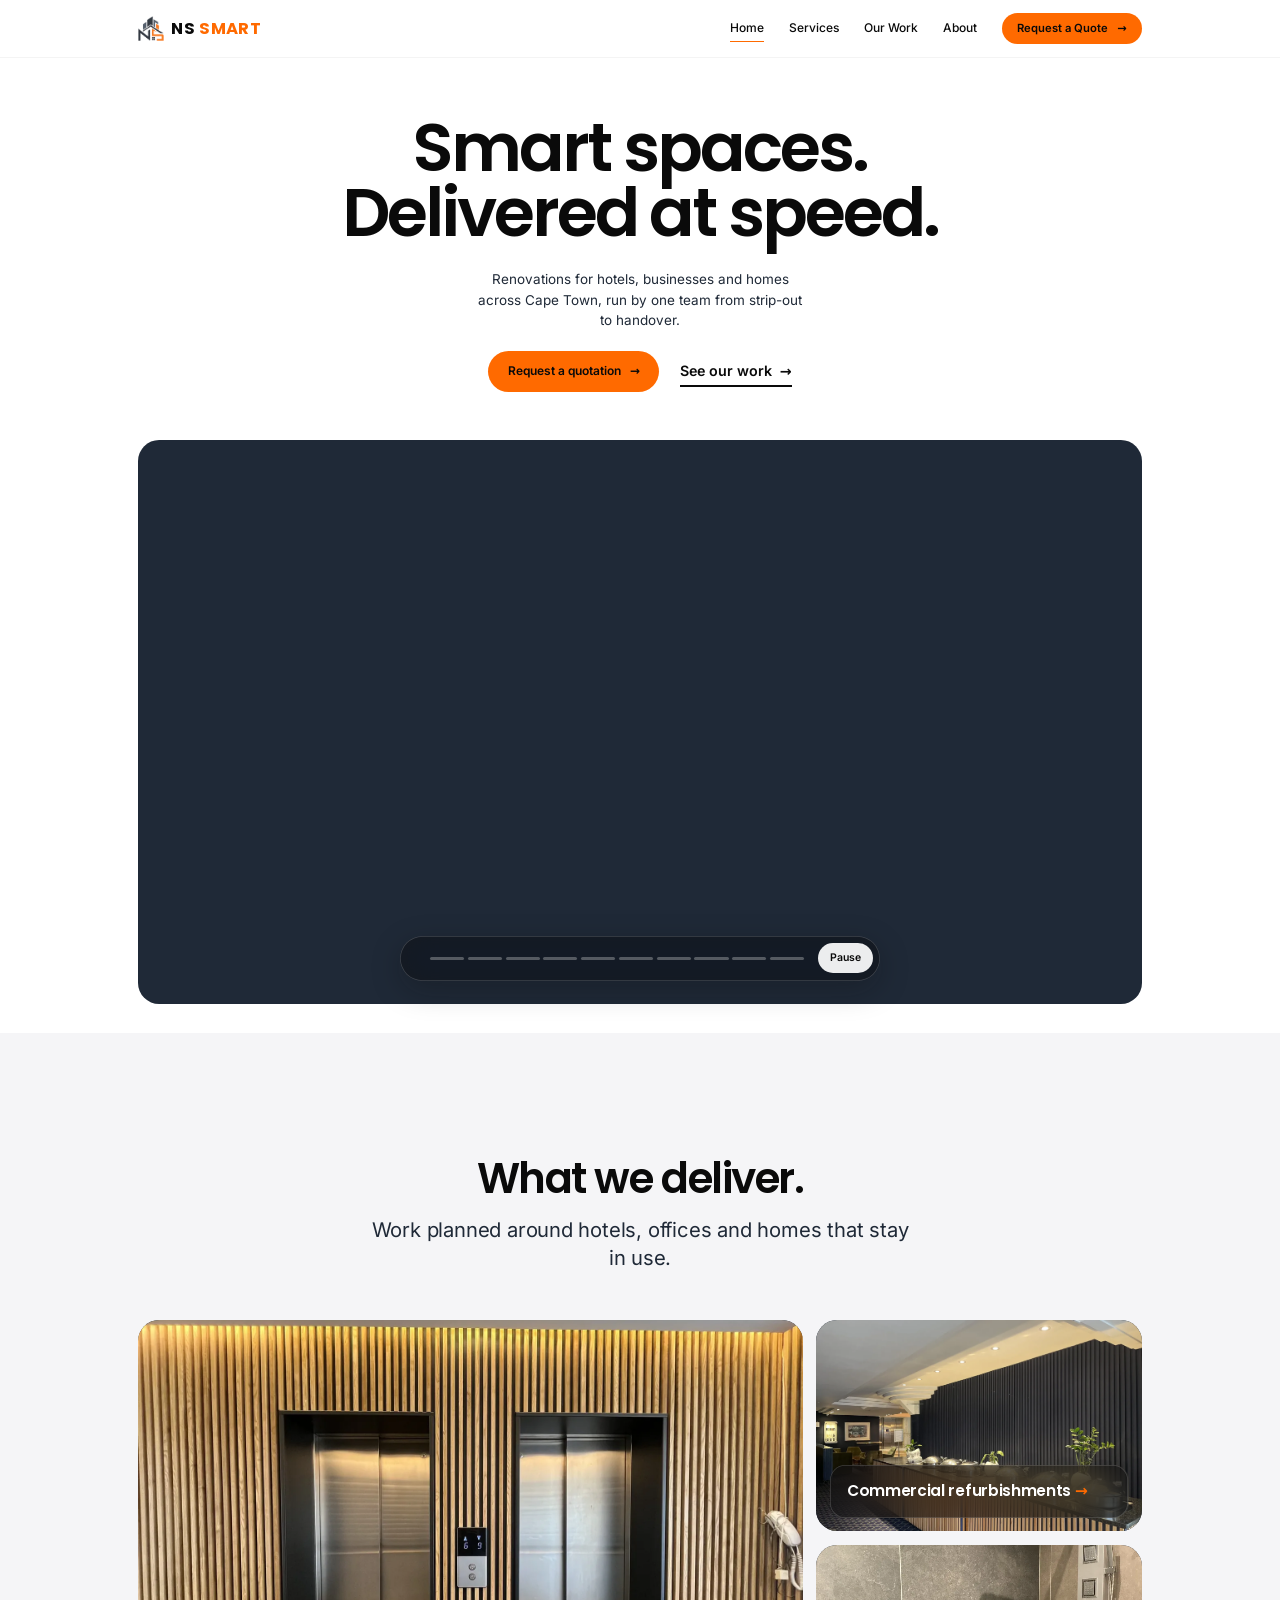
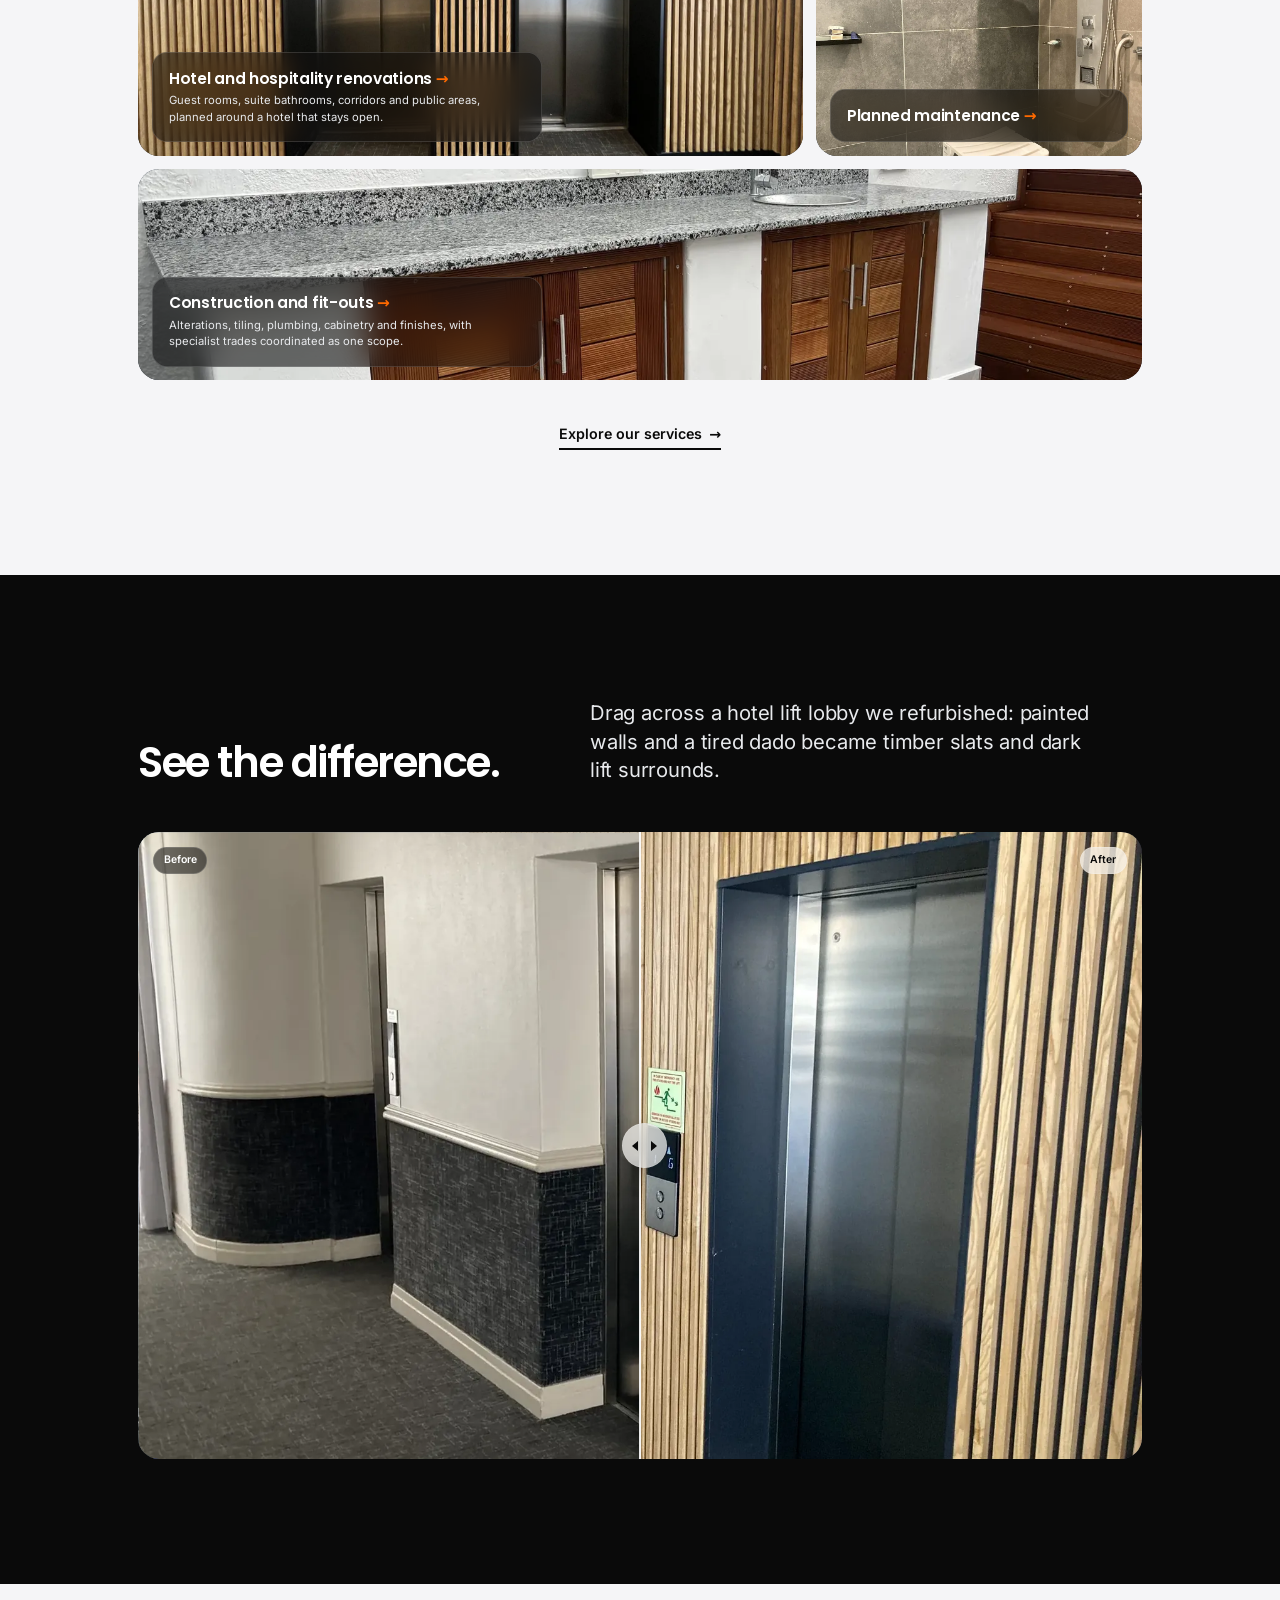
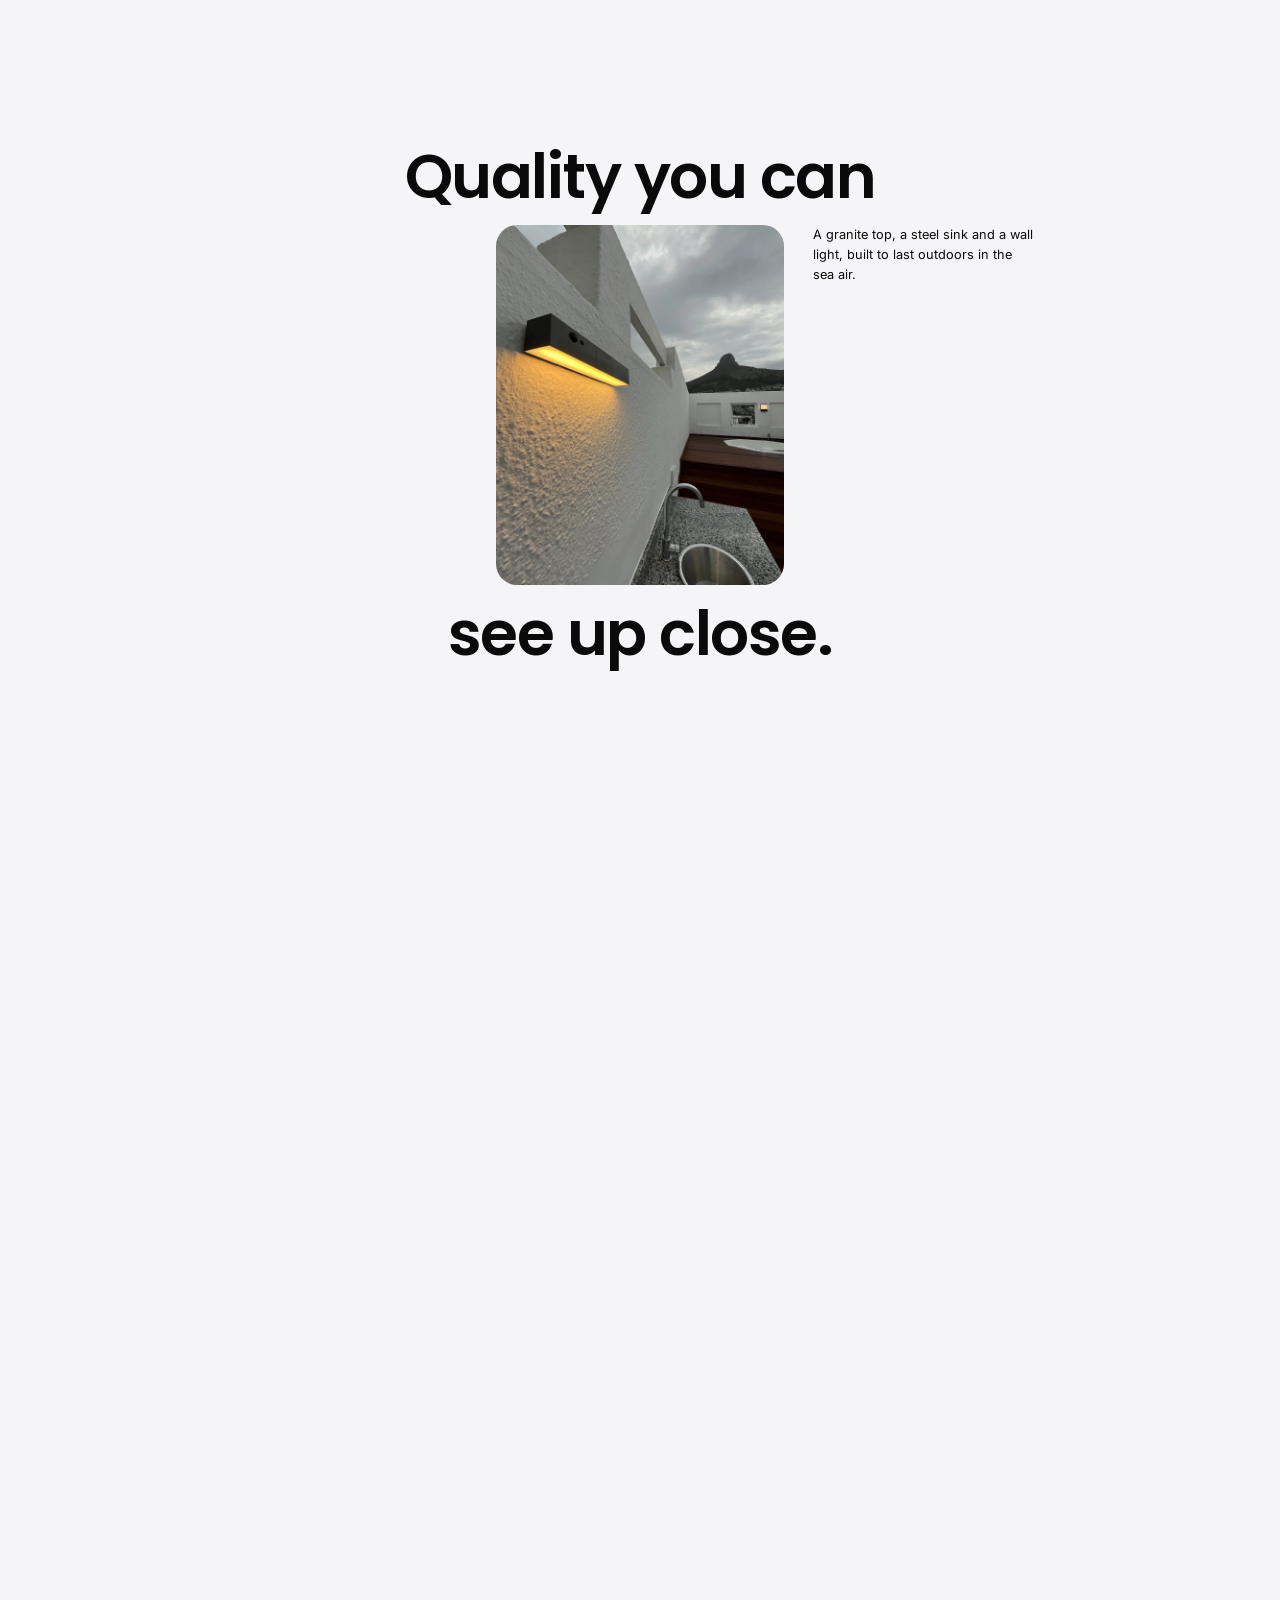
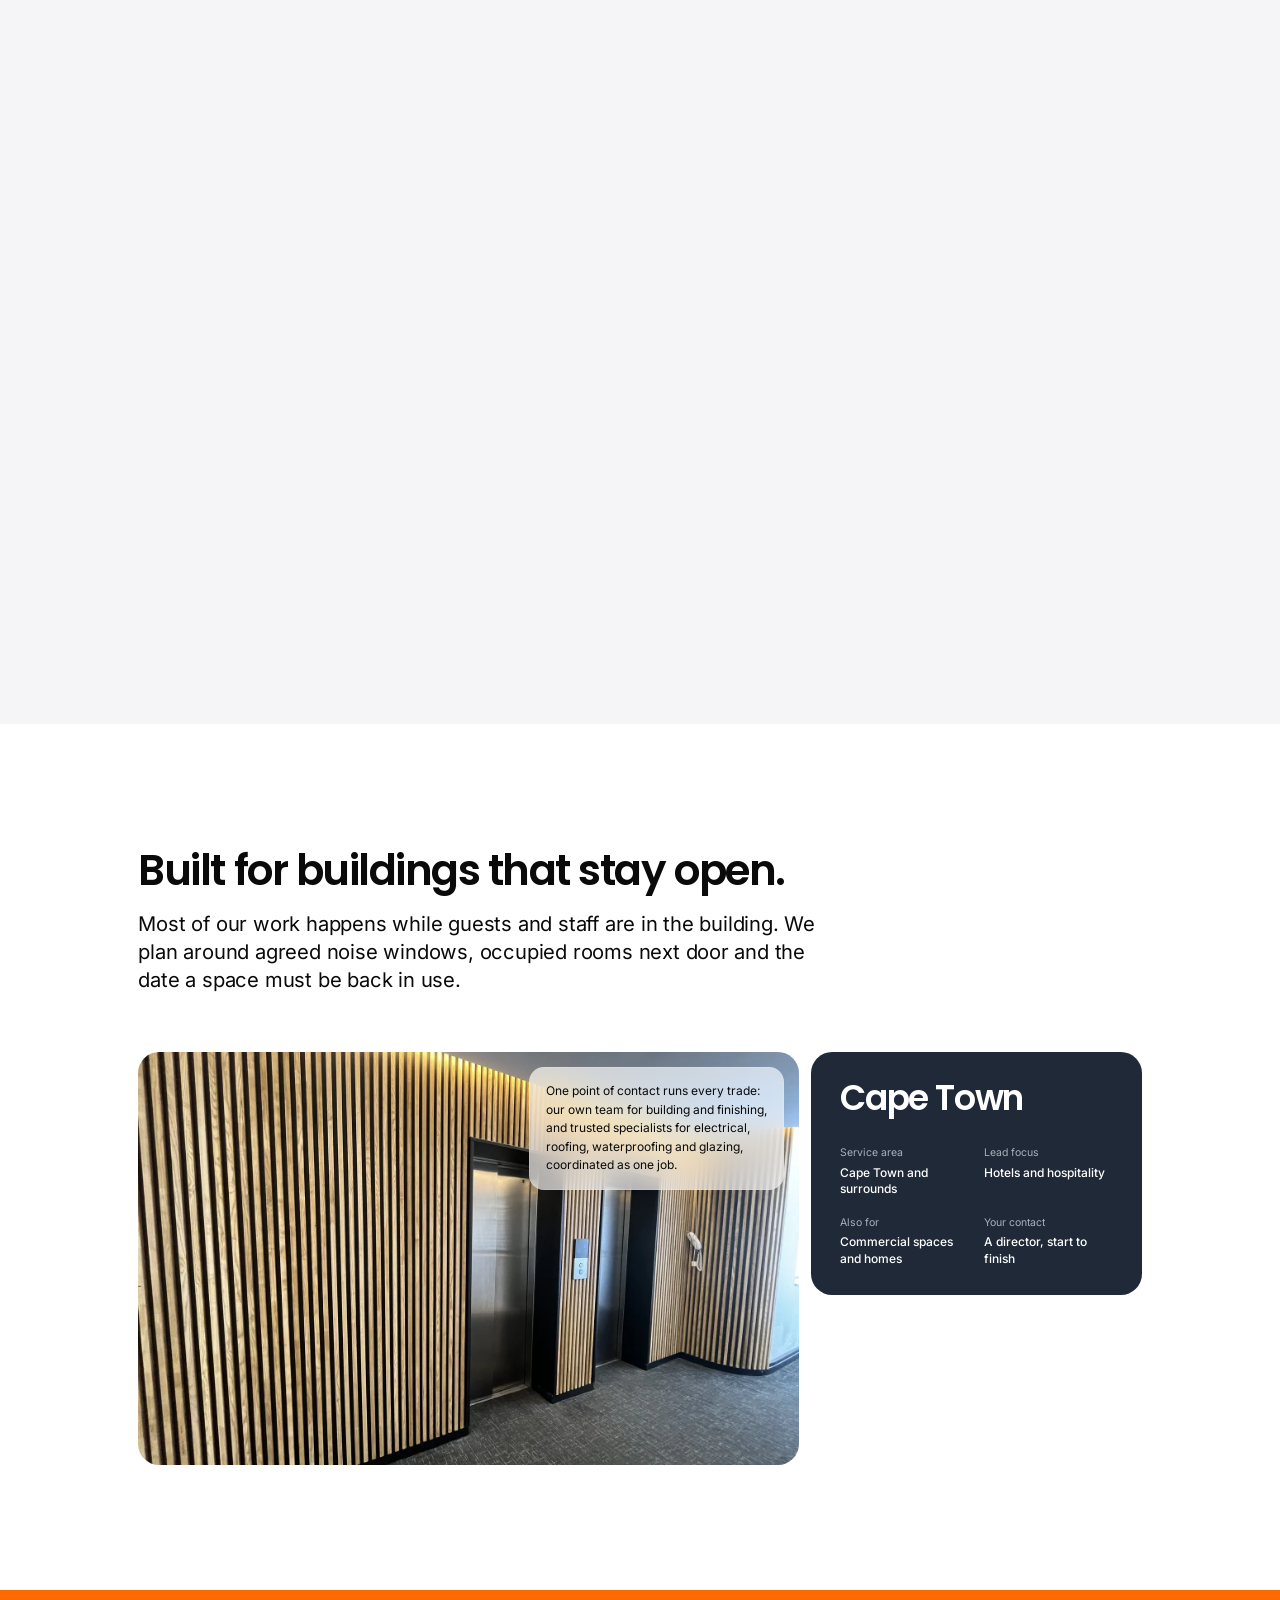
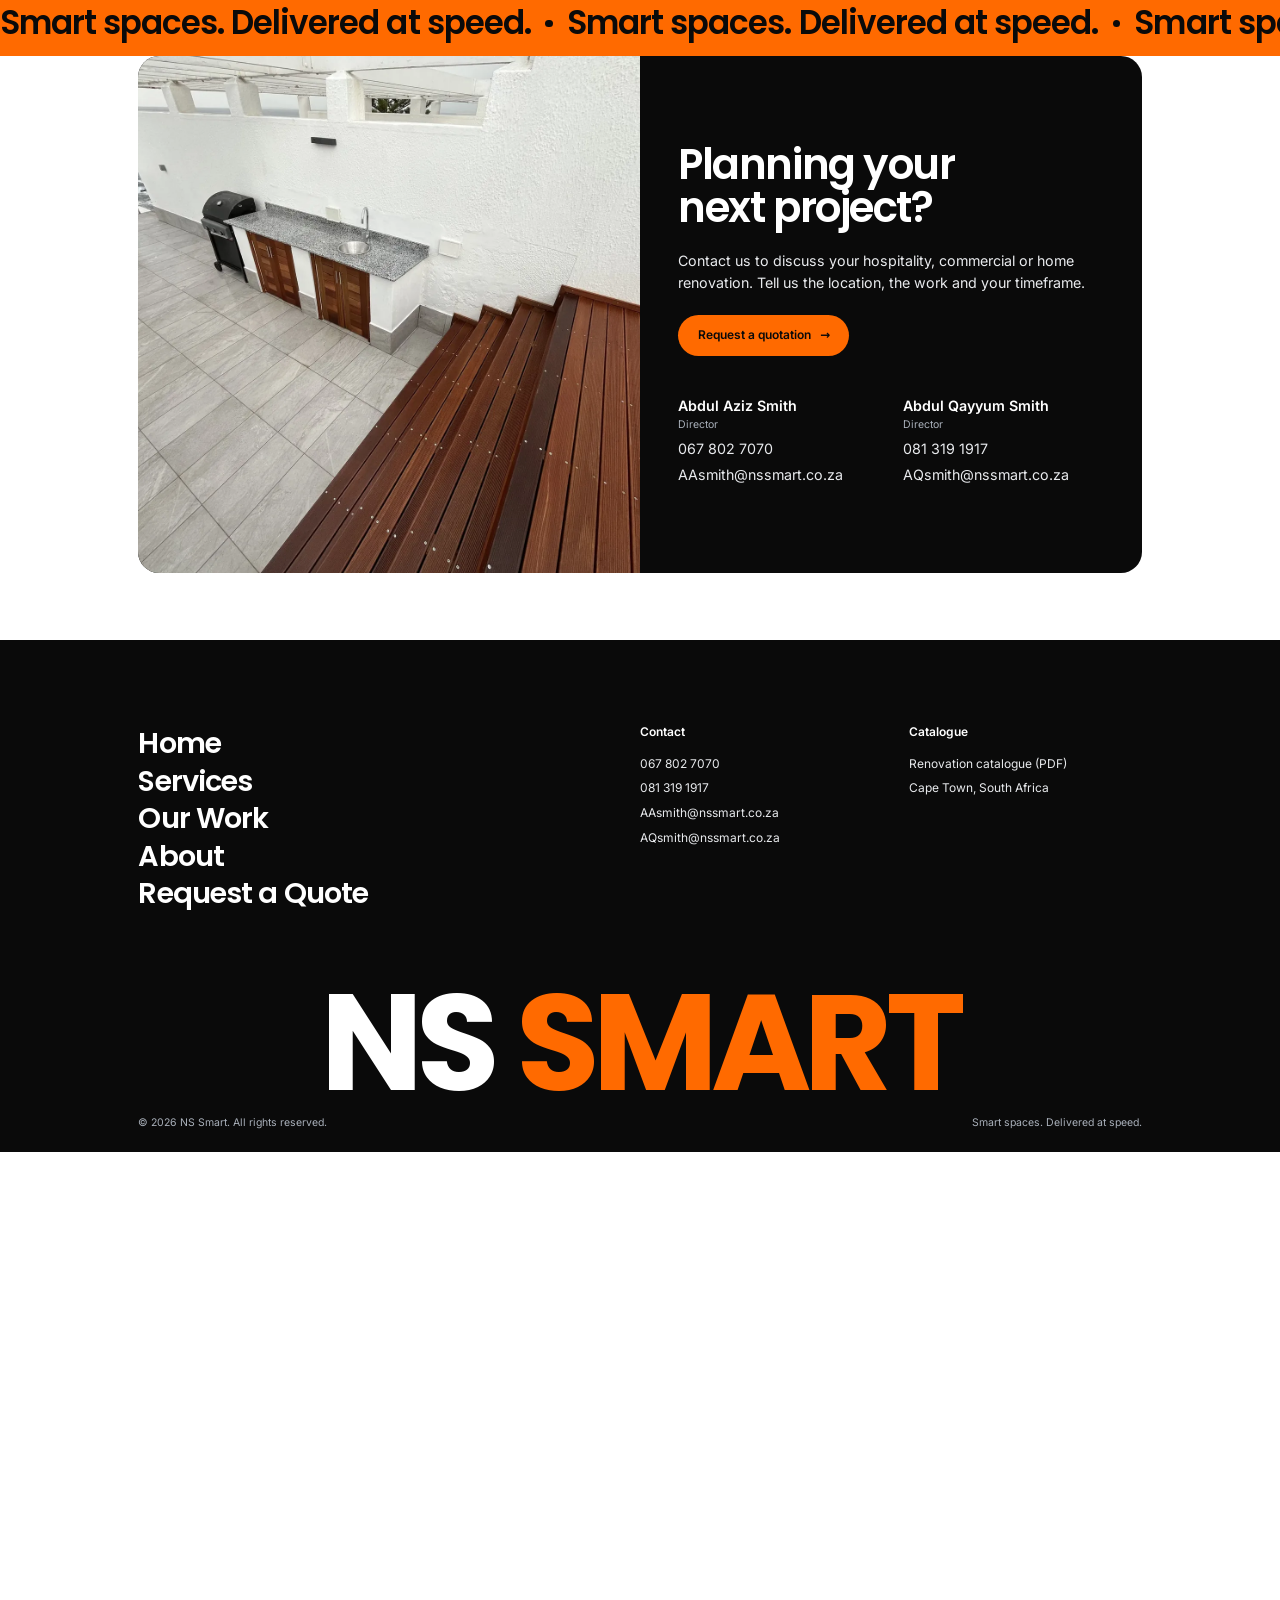
<file: index.html>
<!DOCTYPE html>
<html lang="en">
<head>
  <meta charset="UTF-8">
  <meta name="viewport" content="width=device-width, initial-scale=1.0">
  <meta name="description" content="Hospitality renovations and construction in Cape Town — smart spaces delivered with quality, speed and efficiency.">
  <meta name="robots" content="index, follow, max-image-preview:large">
  <title>NS Smart | Hospitality Renovations Cape Town</title>
  <link rel="canonical" href="https://nssmart.co.za/">
  <link rel="icon" type="image/png" href="/favicon.png">
  <link rel="apple-touch-icon" href="/favicon.png">
  <meta property="og:type" content="website">
  <meta property="og:site_name" content="NS Smart">
  <meta property="og:title" content="NS Smart | Hospitality Renovations Cape Town">
  <meta property="og:description" content="Hospitality renovations and construction in Cape Town — smart spaces delivered with quality, speed and efficiency.">
  <meta property="og:url" content="https://nssmart.co.za/">
  <meta property="og:image" content="https://nssmart.co.za/logo.png">
  <meta name="theme-color" content="#0A0A0A">

  <!-- Fonts load early so the headline does not jump -->
  <link rel="preload" href="assets/fonts/poppins-600.woff2" as="font" type="font/woff2" crossorigin>
  <link rel="preload" href="assets/fonts/inter-variable.woff2" as="font" type="font/woff2" crossorigin>

  <!-- Stylesheets: shared first, then this page's own -->
  <link rel="stylesheet" href="assets/css/base.css">
  <link rel="stylesheet" href="assets/css/layout.css">
  <link rel="stylesheet" href="assets/css/components.css">
  <link rel="stylesheet" href="assets/css/pages/home.css">

  <!-- Structured data for search engines (unchanged from the live site) -->
  <script type="application/ld+json">
{
  "@context": "https://schema.org",
  "@graph": [
    {"@type":"WebSite","@id":"https://nssmart.co.za/#website","url":"https://nssmart.co.za/","name":"NS Smart","alternateName":"NS Smart Renovations"},
    {"@type":"Organization","@id":"https://nssmart.co.za/#organization","name":"NS Smart","alternateName":"NS Smart Renovations","url":"https://nssmart.co.za/","logo":{"@type":"ImageObject","url":"https://nssmart.co.za/logo.png"},"areaServed":{"@type":"City","name":"Cape Town"},"email":["AAsmith@nssmart.co.za","AQsmith@nssmart.co.za"],"telephone":["+27 67 802 7070","+27 81 319 1917"]}
  ]
}
</script>
  <!-- Opening moment: plays whenever someone arrives at the home page from
       outside the site (a new visit, a refresh, a link or a bookmark), but
       not when they click "Home" from one of our other pages, and never for
       reduced motion. This only adds a class; the animation itself is CSS
       (pages/home.css, "Opening moment"). The timeout is a safety net. -->
  <script>
    (function () {
      var fromOurSite = false;
      try { fromOurSite = new URL(document.referrer).origin === location.origin; } catch (e) {}
      var reload = (performance.getEntriesByType('navigation')[0] || {}).type === 'reload';
      if ((fromOurSite && !reload) || window.matchMedia('(prefers-reduced-motion: reduce)').matches) return;
      document.documentElement.classList.add('has-intro');
      setTimeout(function () { document.documentElement.classList.remove('has-intro'); }, 3100);
    })();
  </script>
</head>
<body>
<!-- ===================== Opening moment =====================
     White screen: the three pieces of the logo fly together, NS and SMART
     slide in to meet them, then the screen lifts away. Decorative only. -->
<div class="intro" aria-hidden="true">
  <div class="intro__lockup">
    <div class="intro__mark">
      <img class="intro__piece intro__piece--grey" src="assets/images/brand/mark-grey.webp" width="364" height="371" alt="">
      <img class="intro__piece intro__piece--dark" src="assets/images/brand/mark-dark.webp" width="364" height="371" alt="">
      <img class="intro__piece intro__piece--orange" src="assets/images/brand/mark-orange.webp" width="364" height="371" alt="">
    </div>
    <p class="intro__word"><span class="intro__ns">NS</span><span class="intro__smart">SMART</span></p>
    <span class="intro__line"></span>
  </div>
</div>
<a class="skip-link" href="#main-content">Skip to main content</a>

<!-- ===================== Site header and navigation ===================== -->
<header class="site-header">
  <div class="site-header__inner">
    <a class="wordmark" href="index.html" aria-label="NS Smart home"><img class="wordmark__mark" src="assets/images/brand/logo-mark.webp" width="126" height="128" alt=""><span class="wordmark__text">NS <span>SMART</span></span></a>
    <button class="nav-toggle" type="button" data-nav-toggle aria-expanded="false" aria-controls="main-navigation">
      <span class="nav-toggle__label">Menu</span>
      <span class="nav-toggle__lines" aria-hidden="true"></span>
    </button>
    <nav class="main-nav" id="main-navigation" data-main-nav aria-label="Primary navigation">
      <a href="index.html" aria-current="page">Home</a>
      <a href="services.html">Services</a>
      <a href="projects.html">Our Work</a>
      <a href="about.html">About</a>
      <a class="button button--primary main-nav__cta" href="quotation.html">Request a Quote</a>
    </nav>
  </div>
</header>

<main id="main-content">

  <!-- ===================== Hero =====================
       Headline, one sentence and the buttons, then the showreel: a window
       that steps through our work one photo at a time (showreel.js).

       HOW TO CHANGE THE SHOWREEL PHOTOS
       The photos live in assets/images/showreel/, numbered 01, 02, 03...
       They play in number order.
         - Swap one: delete e.g. 04.webp, drop your new photo in as 04.jpg,
           then double-click update-photos.bat (in the website folder).
           Then update that photo's caption and description in the list below.
         - Add one: save it as the next number (e.g. 11.jpg), double-click
           update-photos.bat, and copy the last line below, changing the number.
         - Remove one: delete its file AND its line below.
       Each line:  src = the photo,  data-title = the caption in the glass pill,
       alt = one sentence describing it (for screen readers and Google).
       If the window crops off the important part, add focus-top (or
       focus-bottom) to the class, e.g. class="showreel__slide focus-top".
       The timer bar rebuilds itself. Speed: REEL_TIME in showreel.js. -->
  <section class="hero" aria-labelledby="hero-title">
    <h1 id="hero-title">Smart spaces. <span class="nowrap">Delivered at speed.</span></h1>

    <div class="hero__text">
      <p class="hero__lead">Renovations for hotels, businesses and homes across Cape Town, run by one team from strip-out to handover.</p>
      <div class="hero__actions">
        <a class="button button--primary" href="quotation.html">Request a quotation</a>
        <a class="text-link" href="projects.html">See our work</a>
      </div>
    </div>

    <figure class="showreel" data-showreel aria-roledescription="carousel" aria-label="Our recent work">
      <div class="showreel__window">
        <img class="showreel__slide focus-top" src="assets/images/showreel/01.webp" data-title="Rooftop suite deck, Lion's Head view" alt="Rooftop suite deck: hardwood steps up to the spa and an outdoor kitchen with a granite top, with Lion's Head behind">
        <img class="showreel__slide" src="assets/images/showreel/02.webp" data-title="Rooftop bar with a sea view" alt="Rooftop suite deck with a granite bar counter, seating under the pergola and the Atlantic beyond">
        <img class="showreel__slide" src="assets/images/showreel/03.webp" data-title="Ninth-floor lift lobby" alt="Lift lobby wrapped in timber slats with cove lighting">
        <img class="showreel__slide" src="assets/images/showreel/04.webp" data-title="Hotel buffet area" alt="Buffet counter in front of a navy slat-clad wall">
        <img class="showreel__slide" src="assets/images/showreel/05.webp" data-title="Rooftop outdoor kitchen" alt="Outdoor kitchen with hardwood doors and a granite top beside the deck steps">
        <img class="showreel__slide" src="assets/images/showreel/06.webp" data-title="Timber slat feature wall" alt="Timber slat wall with pendant lights over a long work counter">
        <img class="showreel__slide" src="assets/images/showreel/07.webp" data-title="Foyer ceilings and bulkheads" alt="Foyer ceiling with a new bulkhead, cove light and a brass pendant">
        <img class="showreel__slide" src="assets/images/showreel/08.webp" data-title="Lift lobby cladding" alt="Two lifts set into full-height timber slat cladding">
        <img class="showreel__slide" src="assets/images/showreel/09.webp" data-title="Buffet counter detail" alt="Timber-clad buffet counter running along the navy slat wall">
        <img class="showreel__slide" src="assets/images/showreel/10.webp" data-title="Boardroom ceiling" alt="Boardroom with a new ceiling, dark bulkhead and downlights">
      </div>
      <figcaption class="showreel__bar">
        <p class="showreel__title" data-showreel-title aria-live="polite"></p>
        <button class="showreel__toggle" type="button" data-showreel-toggle aria-pressed="false">Pause</button>
        <div class="showreel__timer" data-showreel-timer role="group" aria-label="Choose a photo"></div>
      </figcaption>
    </figure>
  </section>

  <!-- ===================== What we deliver =====================
       A "bento" grid: four rounded photo tiles of different sizes, each with
       a frosted-glass label. Every tile links to the Services page. -->
  <section class="bento-section section section--paper" aria-labelledby="services-title">
    <div class="container">
      <div class="bento-section__head" data-reveal>
        <h2 id="services-title">What we deliver.</h2>
        <p class="lead">Work planned around hotels, offices and homes that stay in use.</p>
      </div>
      <div class="bento">
        <a class="tile tile--hotel" href="services.html" data-reveal>
          <img src="assets/images/projects/9th-floor-lobby/08.webp" loading="lazy" alt="Lift lobby with timber slat cladding and cove lighting">
          <span class="tile__glass">
            <span class="tile__title">Hotel and hospitality renovations</span>
            <span class="tile__text">Guest rooms, suite bathrooms, corridors and public areas, planned around a hotel that stays open.</span>
          </span>
        </a>
        <a class="tile tile--commercial" href="services.html" data-reveal>
          <img src="assets/images/projects/buffet-cladding/04.webp" loading="lazy" alt="Hotel buffet counter in front of navy slat cladding">
          <span class="tile__glass">
            <span class="tile__title">Commercial refurbishments</span>
            <span class="tile__text">Reception, office and common-area upgrades that improve how a property looks and works.</span>
          </span>
        </a>
        <a class="tile tile--maintenance" href="services.html" data-reveal>
          <img src="assets/images/projects/gym/08.webp" loading="lazy" alt="Accessible shower with a fold-down seat and grab rails">
          <span class="tile__glass">
            <span class="tile__title">Planned maintenance</span>
            <span class="tile__text">Repairs and preventative work that keep rooms guest-ready between bigger projects.</span>
          </span>
        </a>
        <a class="tile tile--fitout" href="services.html" data-reveal>
          <img src="assets/images/projects/room-803-deck/04.webp" loading="lazy" alt="Outdoor kitchen with hardwood cupboard doors under a granite top">
          <span class="tile__glass">
            <span class="tile__title">Construction and fit-outs</span>
            <span class="tile__text">Alterations, tiling, plumbing, cabinetry and finishes, with specialist trades coordinated as one scope.</span>
          </span>
        </a>
      </div>
      <div class="bento-section__more"><a class="text-link" href="services.html">Explore our services</a></div>
    </div>
  </section>

  <!-- ===================== Before and after =====================
       The comparison slider (slider.js): drag, swipe sideways or use the
       arrow keys. Wide screens: lift lobby. Phones: a portrait bathroom pair. -->
  <section class="before-after section section--dark" aria-labelledby="ba-title">
    <div class="container before-after__head" data-reveal>
      <h2 id="ba-title">See the difference.</h2>
      <p class="lead">Drag across a hotel lift lobby we refurbished: painted walls and a tired dado became timber slats and dark lift surrounds.</p>
    </div>
    <div class="container">
      <div class="compare compare--feature" data-compare>
        <!-- AFTER photo (sits underneath) -->
        <picture>
          <source media="(max-width: 700px) and (orientation: portrait)" srcset="assets/images/projects/suite-bathroom/after-02.webp">
          <img class="compare__img" src="assets/images/projects/lift-lobby/after-02.webp" loading="lazy" alt="A finished NS Smart refurbishment">
        </picture>
        <!-- BEFORE photo (clipped on top; the slider moves the clip) -->
        <div class="compare__before">
          <picture>
            <source media="(max-width: 700px) and (orientation: portrait)" srcset="assets/images/projects/suite-bathroom/before-02.webp">
            <img class="compare__img" src="assets/images/projects/lift-lobby/before-01.webp" loading="lazy" alt="The same space before the work">
          </picture>
        </div>
        <span class="compare__label compare__label--before" aria-hidden="true">Before</span>
        <span class="compare__label compare__label--after" aria-hidden="true">After</span>
        <div class="compare__handle" data-compare-handle role="slider" tabindex="0"
             aria-label="Before and after comparison" aria-valuemin="0" aria-valuemax="100" aria-valuenow="50">
          <span class="compare__knob" aria-hidden="true"></span>
        </div>
      </div>
    </div>
  </section>

  <!-- ===================== Close-up showcase =====================
       One photograph, three distances. As you scroll, the frame zooms
       from the outdoor kitchen on the 803 deck to two details (reveal.js).
       With reduced motion it simply shows the whole photograph. -->
  <section class="zoom" data-zoom aria-labelledby="zoom-title">
    <div class="zoom__stage">
      <h2 id="zoom-title" class="zoom__title">
        <span class="zoom__title-top">Quality you can</span>
        <span class="zoom__title-bottom">see up close.</span>
      </h2>
      <div class="zoom__frame">
        <img class="zoom__img" src="assets/images/projects/room-803-deck/18.webp" loading="lazy" alt="Outdoor kitchen on a rooftop deck: a granite top, a steel sink and a warm wall light">
      </div>
      <p class="zoom__caption">A granite top, a steel sink and a wall light, built to last outdoors in the sea air.</p>
    </div>
  </section>

  <!-- ===================== Working in open hotels =====================
       Wide photo with a note on top, a slate tile of facts beside it. -->
  <section class="open-hotels section" aria-labelledby="open-title">
    <div class="container">
      <div class="open-hotels__head" data-reveal>
        <h2 id="open-title">Built for buildings that stay open.</h2>
        <p class="lead">Most of our work happens while guests and staff are in the building. We plan around agreed noise windows, occupied rooms next door and the date a space must be back in use.</p>
      </div>
      <div class="open-hotels__tiles">
        <figure class="open-hotels__photo" data-reveal>
          <img src="assets/images/projects/9th-floor-lobby/10.webp" loading="lazy" alt="Ninth-floor lift lobby with timber slat cladding and cove lighting">
          <figcaption class="open-hotels__note">One point of contact runs every trade: our own team for building and finishing, and trusted specialists for electrical, roofing, waterproofing and glazing, coordinated as one job.</figcaption>
        </figure>
        <div class="open-hotels__facts" data-reveal>
          <p class="open-hotels__place">Cape Town</p>
          <dl class="facts">
            <div><dt>Service area</dt><dd>Cape Town and surrounds</dd></div>
            <div><dt>Lead focus</dt><dd>Hotels and hospitality</dd></div>
            <div><dt>Also for</dt><dd>Commercial spaces and homes</dd></div>
            <div><dt>Your contact</dt><dd>A director, start to finish</dd></div>
          </dl>
        </div>
      </div>
    </div>
  </section>

  <!-- ===================== Brand line marquee =====================
       The signature motion: the brand line drifts across the screen.
       Pauses on hover; stands still for reduced motion. -->
  <div class="marquee" aria-hidden="true">
    <div class="marquee__track">
      <span>Smart spaces. Delivered at speed.</span><span class="marquee__dot"></span>
      <span>Smart spaces. Delivered at speed.</span><span class="marquee__dot"></span>
      <span>Smart spaces. Delivered at speed.</span><span class="marquee__dot"></span>
      <span>Smart spaces. Delivered at speed.</span><span class="marquee__dot"></span>
    </div>
  </div>

  <!-- ===================== Contact call to action ===================== -->
  <section class="cta-split" id="contact" aria-labelledby="cta-title">
    <div class="cta-split__photo">
      <img src="assets/images/projects/room-803-deck/06.webp" loading="lazy" alt="Hardwood deck steps beside an outdoor kitchen on a rooftop">
    </div>
    <div class="cta-split__body" data-reveal>
      <h2 id="cta-title">Planning your next project?</h2>
      <p>Contact us to discuss your hospitality, commercial or home renovation. Tell us the location, the work and your timeframe.</p>
      <a class="button button--primary" href="quotation.html">Request a quotation</a>
      <div class="contact-pair">
        <div class="contact-card">
          <p class="contact-card__name">Abdul Aziz Smith <span>Director</span></p>
          <a href="tel:+27678027070">067 802 7070</a>
          <a href="mailto:AAsmith@nssmart.co.za">AAsmith@nssmart.co.za</a>
        </div>
        <div class="contact-card">
          <p class="contact-card__name">Abdul Qayyum Smith <span>Director</span></p>
          <a href="tel:+27813191917">081 319 1917</a>
          <a href="mailto:AQsmith@nssmart.co.za">AQsmith@nssmart.co.za</a>
        </div>
      </div>
    </div>
  </section>
</main>

<!-- ===================== Floating contact button =====================
     Appears once you scroll past the first screen (main.js). -->
<a class="float-contact" href="quotation.html" data-float-contact>Request a quote</a>

<!-- ===================== Footer ===================== -->
<footer class="site-footer">
  <div class="container site-footer__grid">
    <nav class="site-footer__menu" aria-label="Footer">
      <a href="index.html">Home</a>
      <a href="services.html">Services</a>
      <a href="projects.html">Our Work</a>
      <a href="about.html">About</a>
      <a href="quotation.html">Request a Quote</a>
    </nav>
    <div class="site-footer__contact">
      <h2 class="site-footer__title">Contact</h2>
      <a href="tel:+27678027070">067 802 7070</a>
      <a href="tel:+27813191917">081 319 1917</a>
      <a href="mailto:AAsmith@nssmart.co.za">AAsmith@nssmart.co.za</a>
      <a href="mailto:AQsmith@nssmart.co.za">AQsmith@nssmart.co.za</a>
    </div>
    <div class="site-footer__contact">
      <h2 class="site-footer__title">Catalogue</h2>
      <a href="NS_Smart_Renovation_Catalogue.pdf" target="_blank" rel="noopener">Renovation catalogue (PDF)</a>
      <p>Cape Town, South Africa</p>
    </div>
  </div>
  <p class="site-footer__name" aria-hidden="true">NS <span>SMART</span></p>
  <div class="container site-footer__legal">
    <span>© <span data-year>2026</span> NS Smart. All rights reserved.</span>
    <span>Smart spaces. Delivered at speed.</span>
  </div>
</footer>

<!-- Scripts: each file does one job (see README) -->
<script src="assets/js/nav.js" defer></script>
<script src="assets/js/reveal.js" defer></script>
<script src="assets/js/slider.js" defer></script>
<script src="assets/js/showreel.js" defer></script>
<script src="assets/js/main.js" defer></script>
</body>
</html>
</file>
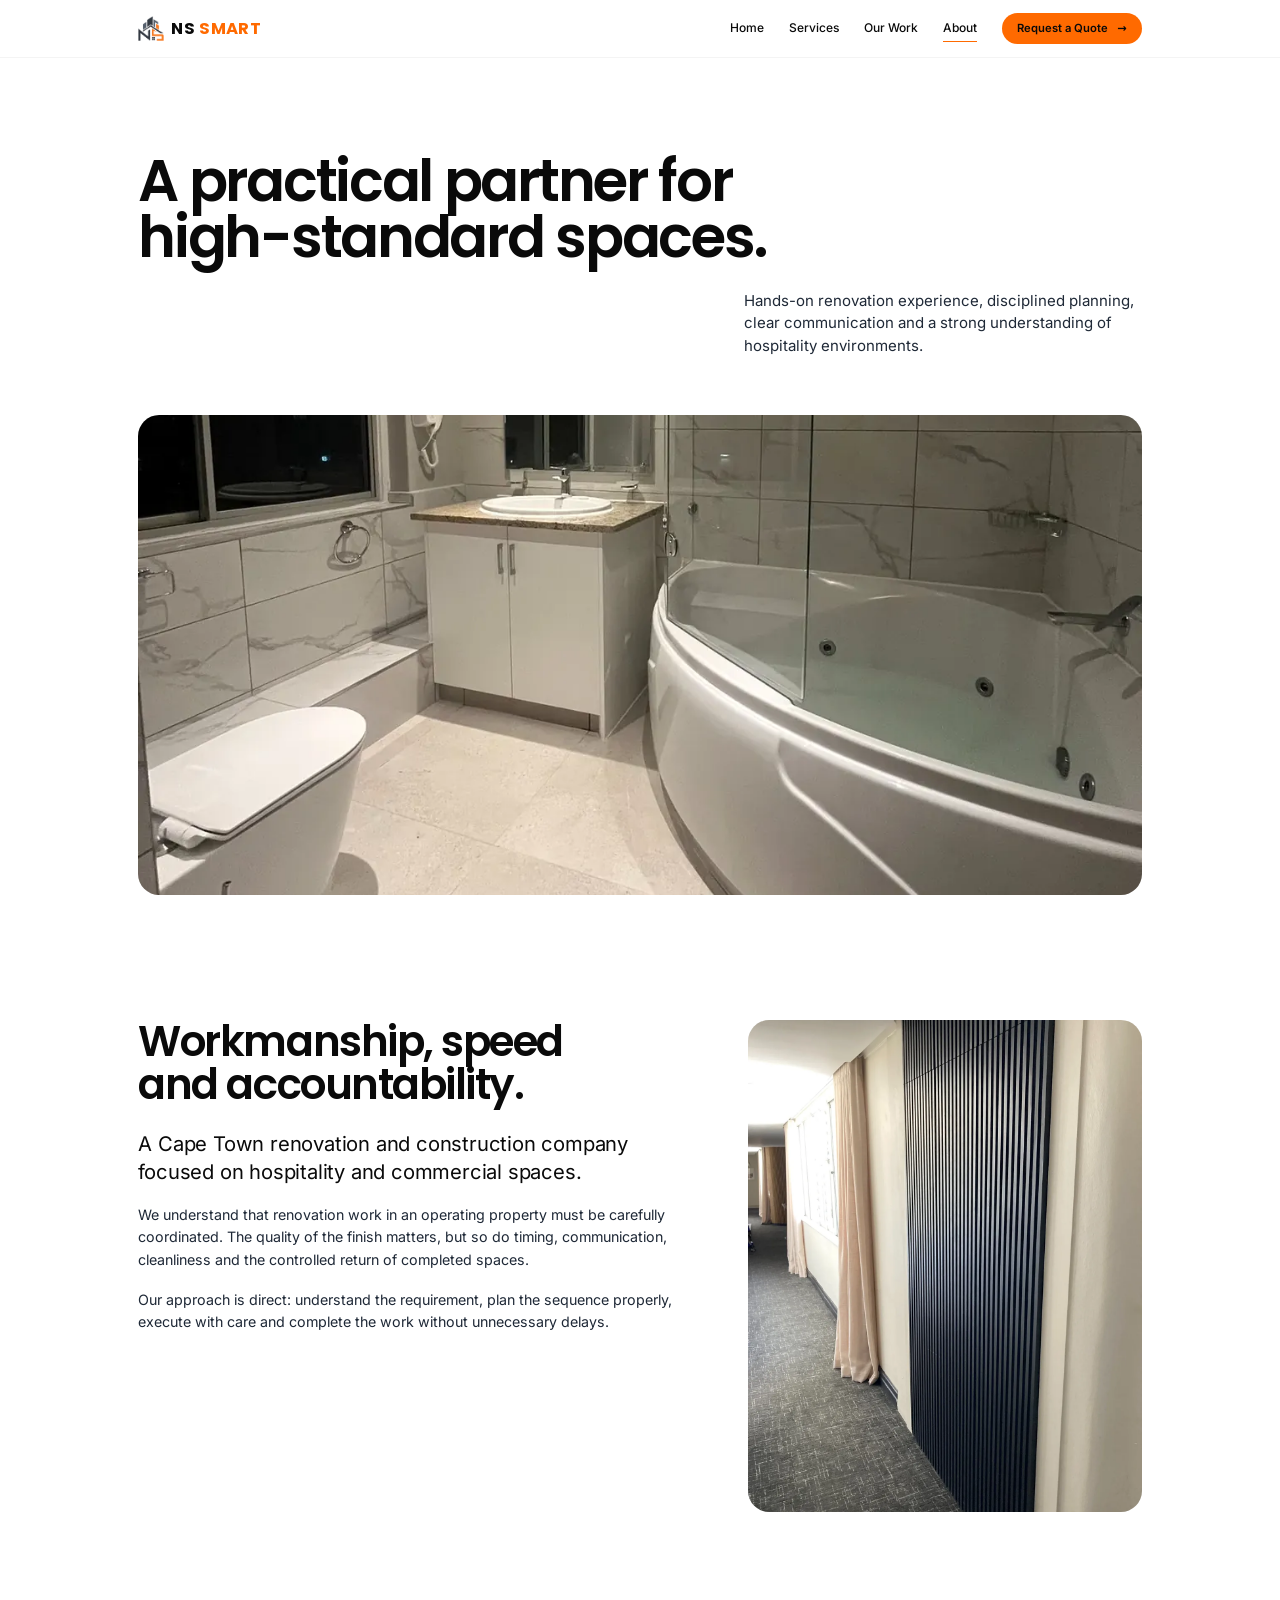
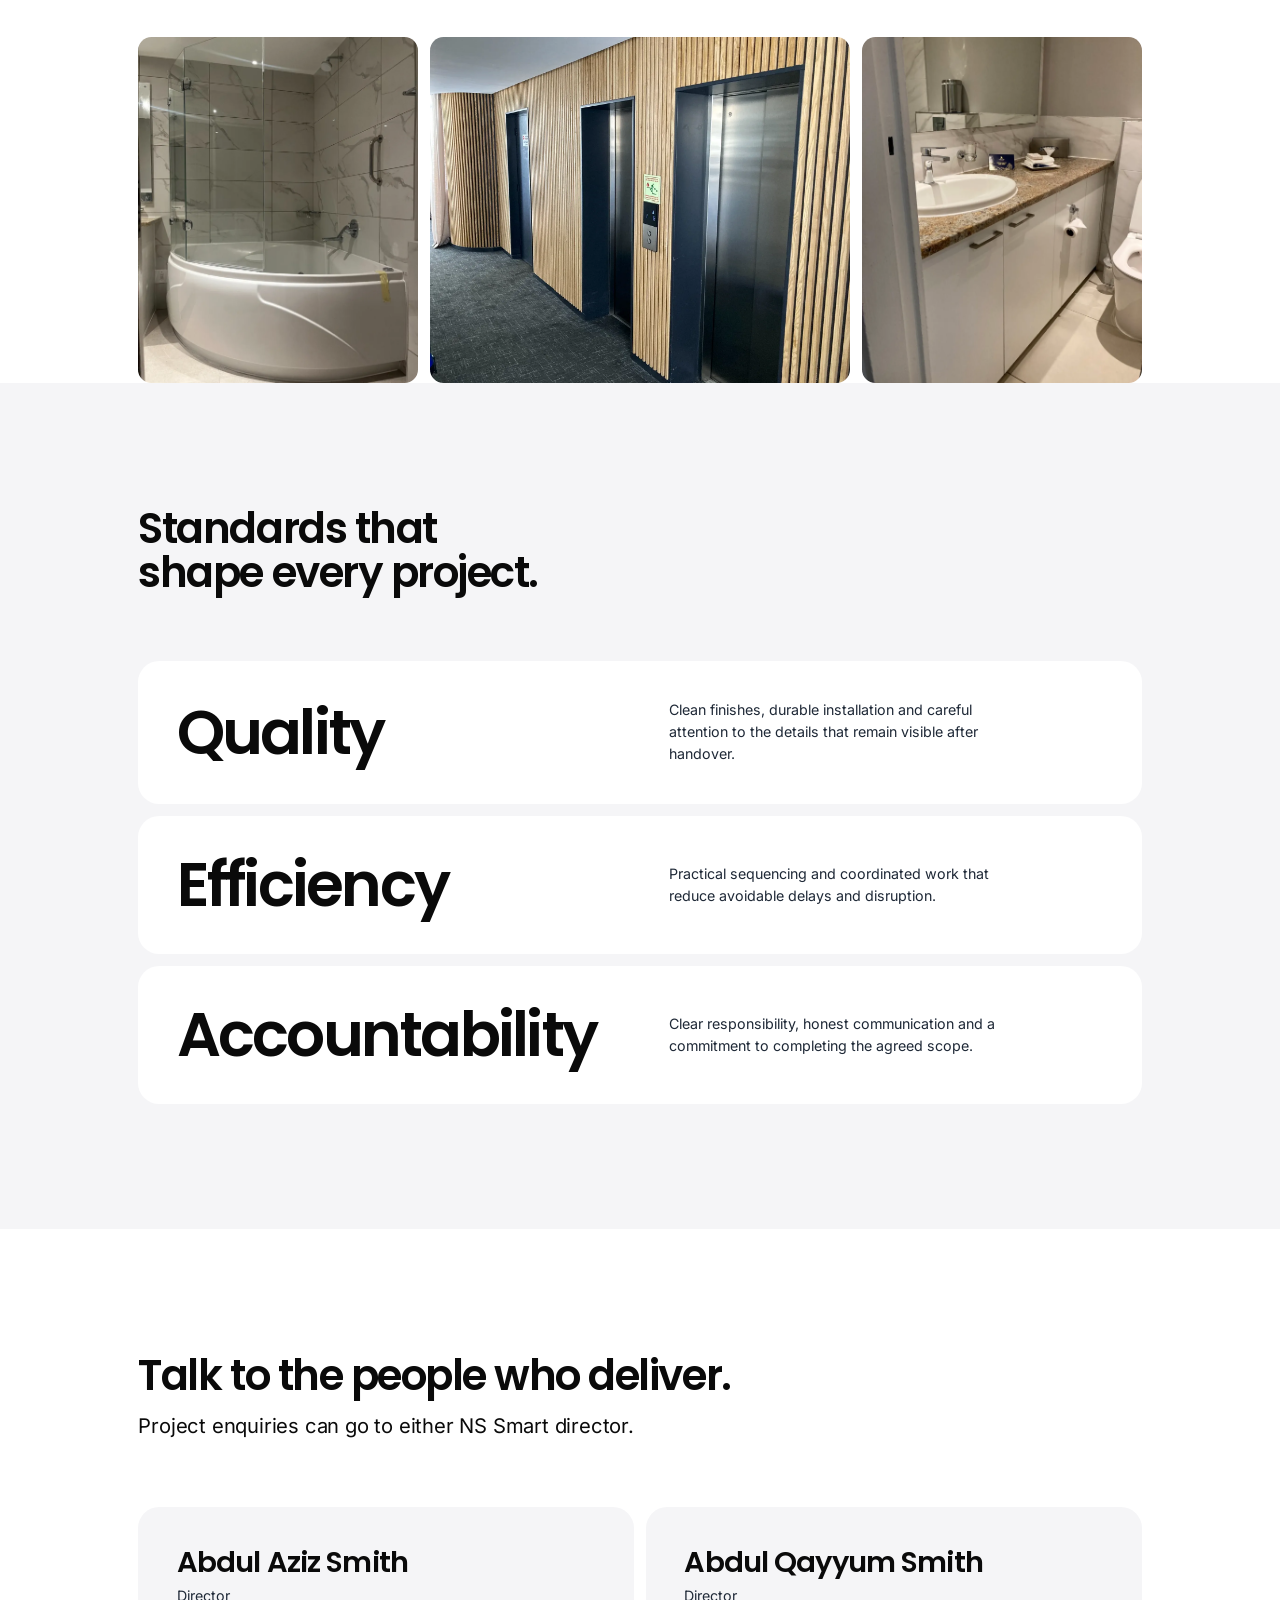
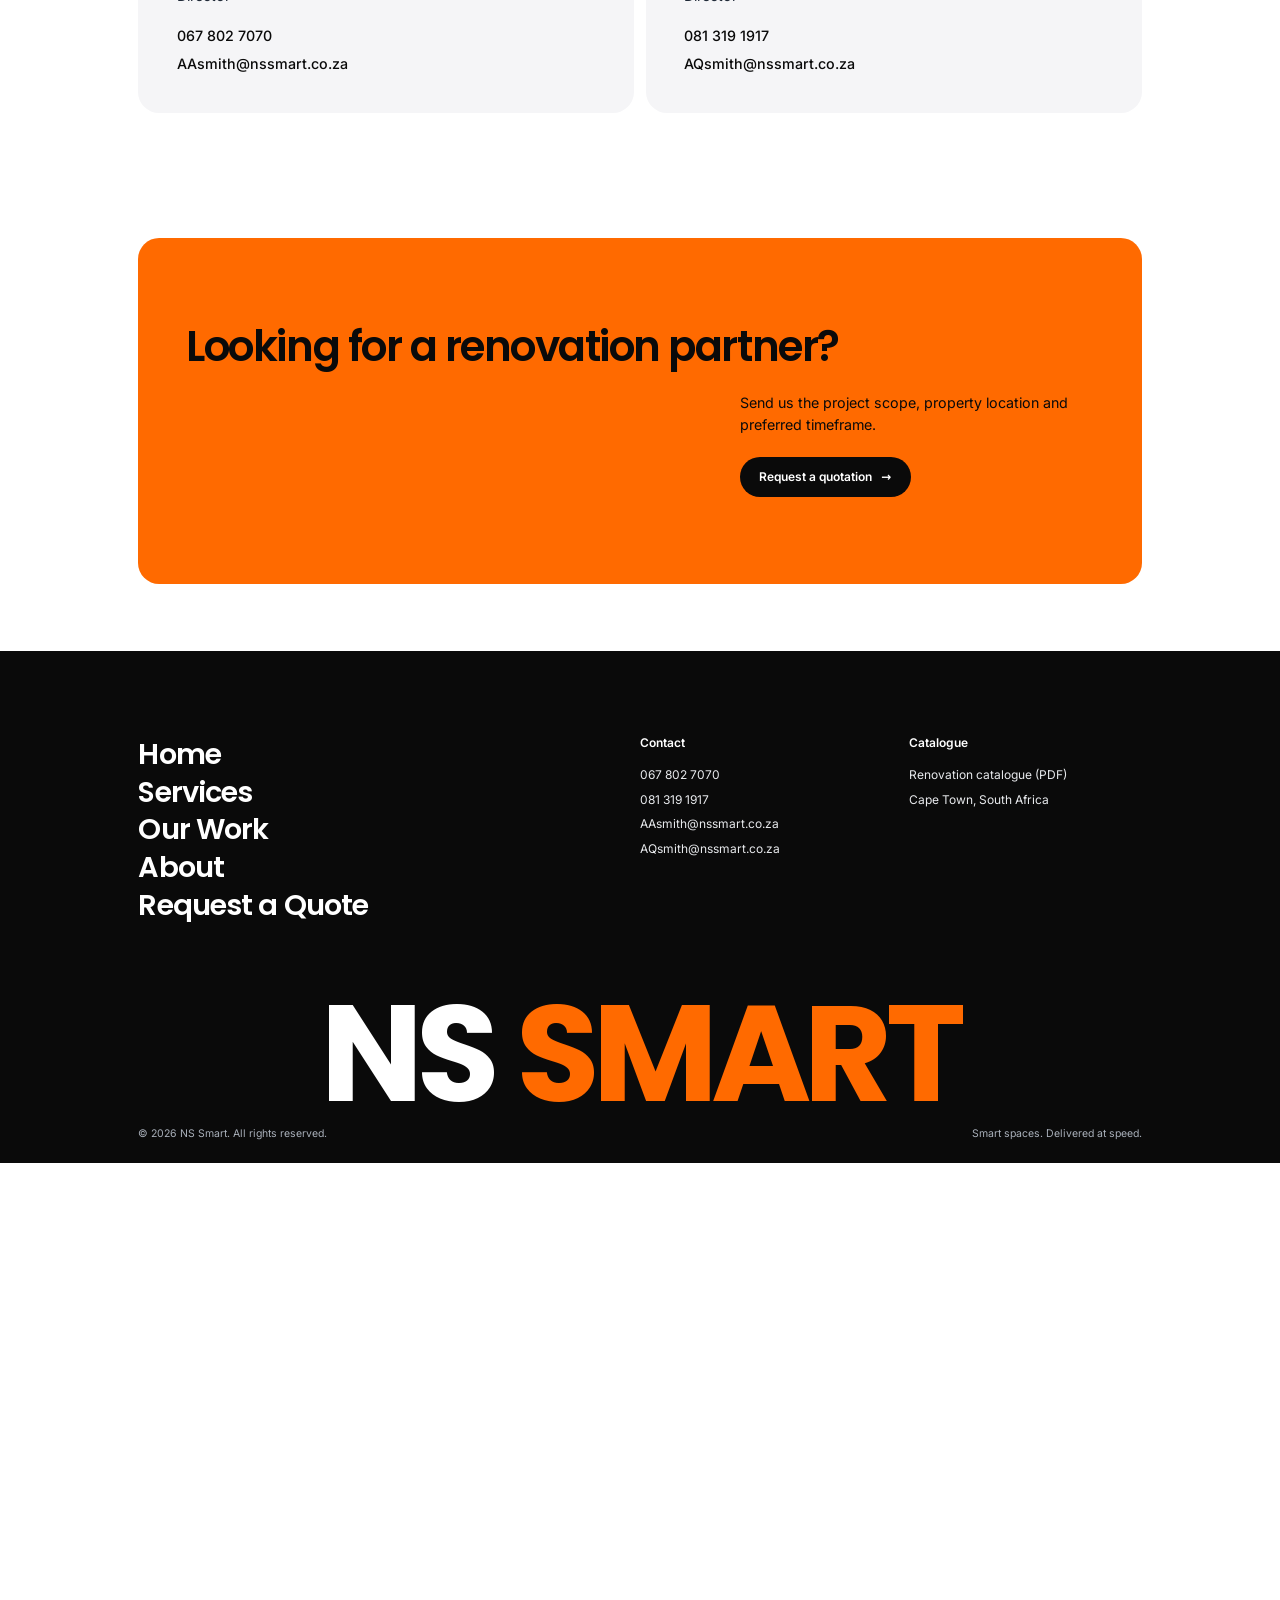
<file: about.html>
<!DOCTYPE html>
<html lang="en">
<head>
  <meta charset="UTF-8">
  <meta name="viewport" content="width=device-width, initial-scale=1.0">
  <meta name="description" content="Learn about NS Smart, a Cape Town renovation and construction company focused on hospitality, commercial environments and efficient project delivery.">
  <meta name="robots" content="index, follow, max-image-preview:large">
  <title>About NS Smart | Hospitality Renovations Cape Town</title>
  <link rel="canonical" href="https://nssmart.co.za/about.html">
  <link rel="icon" type="image/png" href="/favicon.png">
  <link rel="apple-touch-icon" href="/favicon.png">
  <meta property="og:type" content="website">
  <meta property="og:site_name" content="NS Smart">
  <meta property="og:title" content="About NS Smart | Hospitality Renovations Cape Town">
  <meta property="og:description" content="Learn about NS Smart, a Cape Town renovation and construction company focused on hospitality, commercial environments and efficient project delivery.">
  <meta property="og:url" content="https://nssmart.co.za/about.html">
  <meta property="og:image" content="https://nssmart.co.za/logo.png">
  <meta name="theme-color" content="#0A0A0A">

  <!-- Fonts load early so headings do not jump -->
  <link rel="preload" href="assets/fonts/poppins-600.woff2" as="font" type="font/woff2" crossorigin>
  <link rel="preload" href="assets/fonts/inter-variable.woff2" as="font" type="font/woff2" crossorigin>

  <!-- Stylesheets: shared first, then this page's own -->
  <link rel="stylesheet" href="assets/css/base.css">
  <link rel="stylesheet" href="assets/css/layout.css">
  <link rel="stylesheet" href="assets/css/components.css">
  <link rel="stylesheet" href="assets/css/pages/about.css">
</head>
<body>
<a class="skip-link" href="#main-content">Skip to main content</a>

<!-- ===================== Site header and navigation ===================== -->
<header class="site-header">
  <div class="site-header__inner">
    <a class="wordmark" href="index.html" aria-label="NS Smart home"><img class="wordmark__mark" src="assets/images/brand/logo-mark.webp" width="126" height="128" alt=""><span class="wordmark__text">NS <span>SMART</span></span></a>
    <button class="nav-toggle" type="button" data-nav-toggle aria-expanded="false" aria-controls="main-navigation">
      <span class="nav-toggle__label">Menu</span>
      <span class="nav-toggle__lines" aria-hidden="true"></span>
    </button>
    <nav class="main-nav" id="main-navigation" data-main-nav aria-label="Primary navigation">
      <a href="index.html">Home</a>
      <a href="services.html">Services</a>
      <a href="projects.html">Our Work</a>
      <a href="about.html" aria-current="page">About</a>
      <a class="button button--primary main-nav__cta" href="quotation.html">Request a Quote</a>
    </nav>
  </div>
</header>

<main id="main-content">

  <!-- ===================== Page hero ===================== -->
  <section class="page-hero" aria-labelledby="page-title">
    <div class="container page-hero__text">
      <h1 id="page-title">A practical partner for high-standard spaces.</h1>
      <p>Hands-on renovation experience, disciplined planning, clear communication and a strong understanding of hospitality environments.</p>
    </div>
    <div class="page-hero__photo">
      <img src="assets/images/projects/bathroom-gallery/completed-02.webp" alt="Finished hotel bathroom with a vanity, window and spa bath" fetchpriority="high" class="focus-low">
    </div>
  </section>

  <!-- ===================== Our company ===================== -->
  <section class="section" aria-labelledby="story-title">
    <div class="container story">
      <div class="story__copy" data-reveal>
        <h2 id="story-title">Workmanship, speed and accountability.</h2>
        <p class="lead">A Cape Town renovation and construction company focused on hospitality and commercial spaces.</p>
        <p>We understand that renovation work in an operating property must be carefully coordinated. The quality of the finish matters, but so do timing, communication, cleanliness and the controlled return of completed spaces.</p>
        <p>Our approach is direct: understand the requirement, plan the sequence properly, execute with care and complete the work without unnecessary delays.</p>
      </div>
      <figure class="story__photo" data-reveal>
        <img src="assets/images/projects/lift-lobby/after-01.webp" loading="lazy" alt="Completed NS Smart hotel corridor upgrade">
      </figure>
    </div>
  </section>

  <!-- ===================== Photo strip =====================
       Three finished spaces side by side, edge to edge. -->
  <div class="photo-strip" data-reveal>
    <img src="assets/images/projects/bathroom-gallery/completed-03.webp" loading="lazy" alt="Corner spa bath with a frameless glass screen">
    <img src="assets/images/projects/lift-lobby/after-02.webp" loading="lazy" alt="Lift lobby with timber-slat cladding">
    <img src="assets/images/projects/suite-bathroom/after-01.webp" loading="lazy" alt="Vanity with a stone top and fitted cupboards">
  </div>

  <!-- ===================== What guides us ===================== -->
  <section class="section section--paper" aria-labelledby="values-title">
    <div class="container values">
      <h2 id="values-title" data-reveal>Standards that shape every project.</h2>
      <dl class="values__list">
        <div class="values__row" data-reveal><dt>Quality</dt><dd>Clean finishes, durable installation and careful attention to the details that remain visible after handover.</dd></div>
        <div class="values__row" data-reveal><dt>Efficiency</dt><dd>Practical sequencing and coordinated work that reduce avoidable delays and disruption.</dd></div>
        <div class="values__row" data-reveal><dt>Accountability</dt><dd>Clear responsibility, honest communication and a commitment to completing the agreed scope.</dd></div>
      </dl>
    </div>
  </section>

  <!-- ===================== Leadership ===================== -->
  <section class="section" aria-labelledby="leaders-title">
    <div class="container leaders">
      <div class="section-intro" data-reveal>
        <h2 id="leaders-title">Talk to the people who deliver.</h2>
        <p class="lead">Project enquiries can go to either NS Smart director.</p>
      </div>
      <div class="leaders__list">
        <article class="leader" data-reveal>
          <h3>Abdul Aziz Smith</h3>
          <p class="leader__role">Director</p>
          <a href="tel:+27678027070">067 802 7070</a>
          <a href="mailto:AAsmith@nssmart.co.za">AAsmith@nssmart.co.za</a>
        </article>
        <article class="leader" data-reveal>
          <h3>Abdul Qayyum Smith</h3>
          <p class="leader__role">Director</p>
          <a href="tel:+27813191917">081 319 1917</a>
          <a href="mailto:AQsmith@nssmart.co.za">AQsmith@nssmart.co.za</a>
        </article>
      </div>
    </div>
  </section>

  <!-- ===================== Call to action ===================== -->
  <section class="cta-band" aria-labelledby="cta-title">
    <div class="container cta-band__inner" data-reveal>
      <h2 id="cta-title">Looking for a renovation partner?</h2>
      <div>
        <p>Send us the project scope, property location and preferred timeframe.</p>
        <a class="button button--primary" href="quotation.html">Request a quotation</a>
      </div>
    </div>
  </section>
</main>

<!-- ===================== Floating contact button =====================
     Appears once you scroll past the first screen (main.js). -->
<a class="float-contact" href="quotation.html" data-float-contact>Request a quote</a>

<!-- ===================== Footer ===================== -->
<footer class="site-footer">
  <div class="container site-footer__grid">
    <nav class="site-footer__menu" aria-label="Footer">
      <a href="index.html">Home</a>
      <a href="services.html">Services</a>
      <a href="projects.html">Our Work</a>
      <a href="about.html">About</a>
      <a href="quotation.html">Request a Quote</a>
    </nav>
    <div class="site-footer__contact">
      <h2 class="site-footer__title">Contact</h2>
      <a href="tel:+27678027070">067 802 7070</a>
      <a href="tel:+27813191917">081 319 1917</a>
      <a href="mailto:AAsmith@nssmart.co.za">AAsmith@nssmart.co.za</a>
      <a href="mailto:AQsmith@nssmart.co.za">AQsmith@nssmart.co.za</a>
    </div>
    <div class="site-footer__contact">
      <h2 class="site-footer__title">Catalogue</h2>
      <a href="NS_Smart_Renovation_Catalogue.pdf" target="_blank" rel="noopener">Renovation catalogue (PDF)</a>
      <p>Cape Town, South Africa</p>
    </div>
  </div>
  <p class="site-footer__name" aria-hidden="true">NS <span>SMART</span></p>
  <div class="container site-footer__legal">
    <span>© <span data-year>2026</span> NS Smart. All rights reserved.</span>
    <span>Smart spaces. Delivered at speed.</span>
  </div>
</footer>

<!-- Scripts: each file does one job (see README) -->
<script src="assets/js/nav.js" defer></script>
<script src="assets/js/reveal.js" defer></script>
<script src="assets/js/main.js" defer></script>
</body>
</html>
</file>
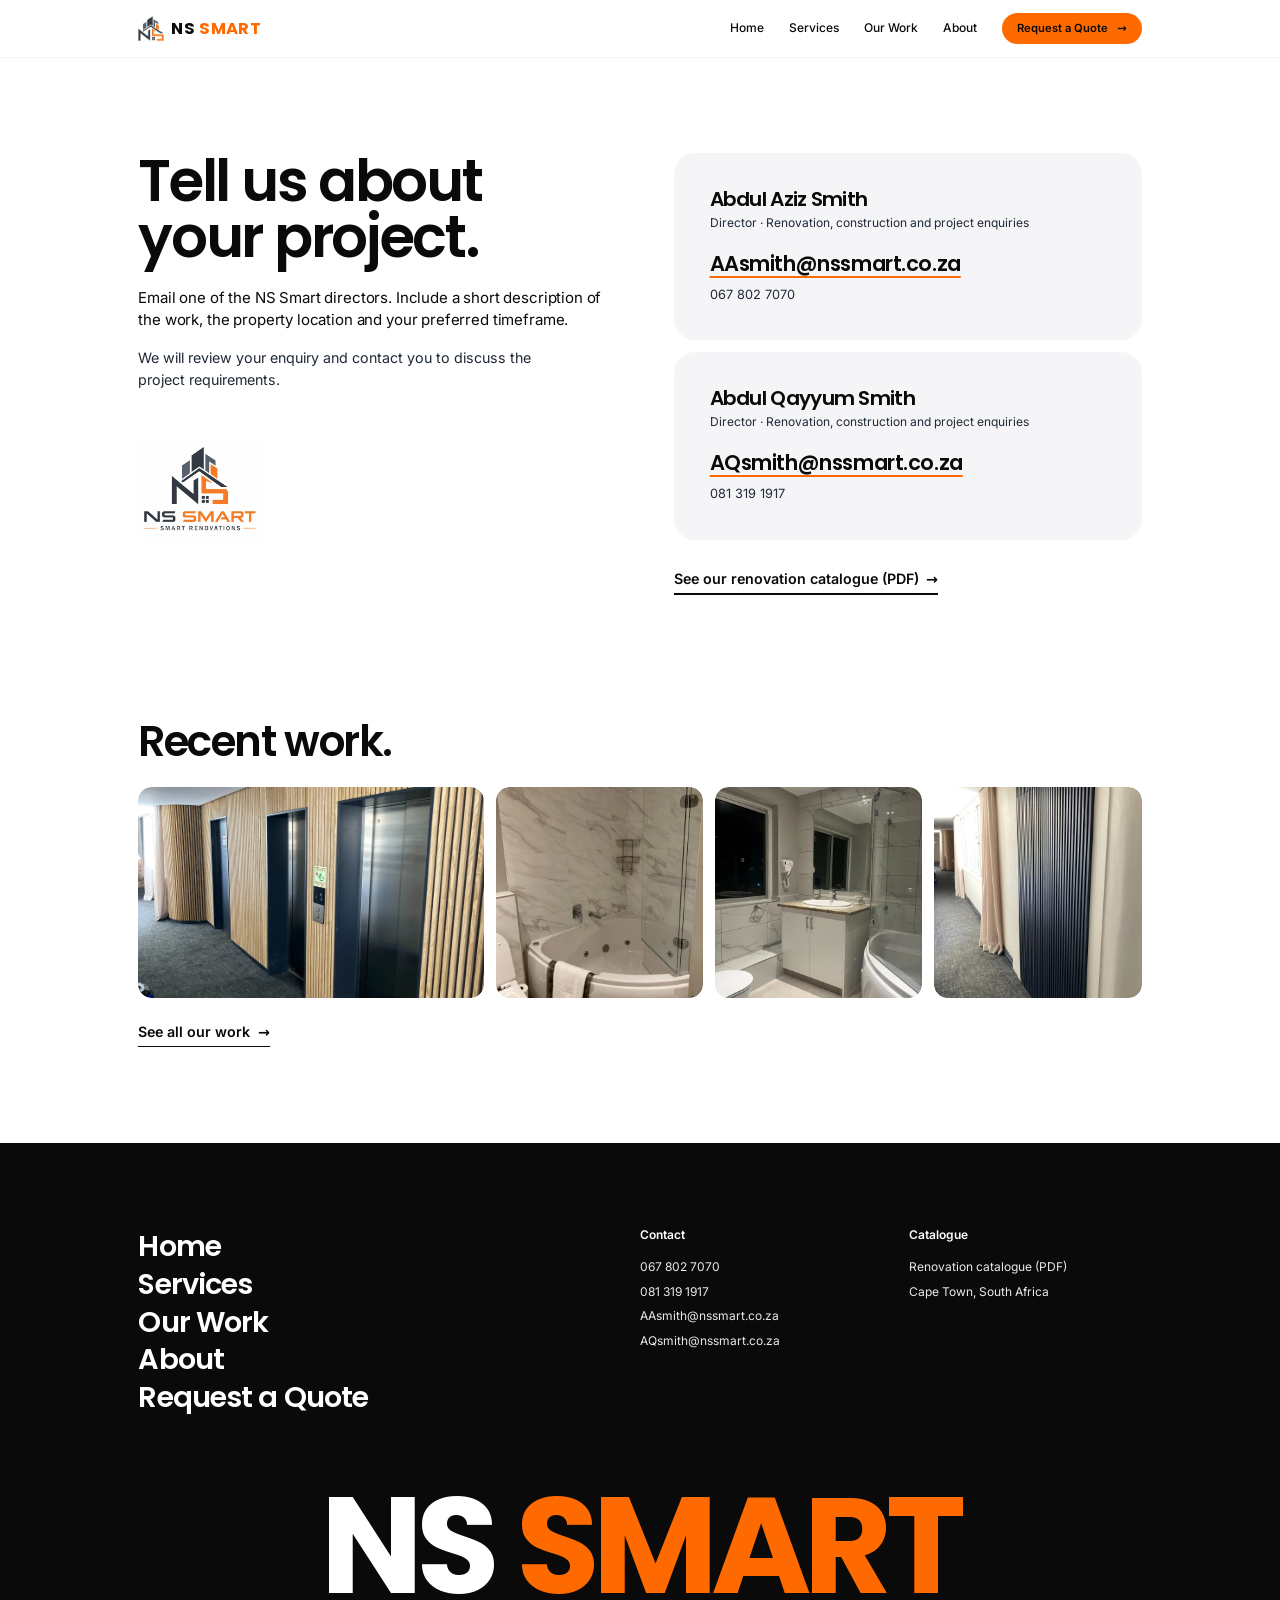
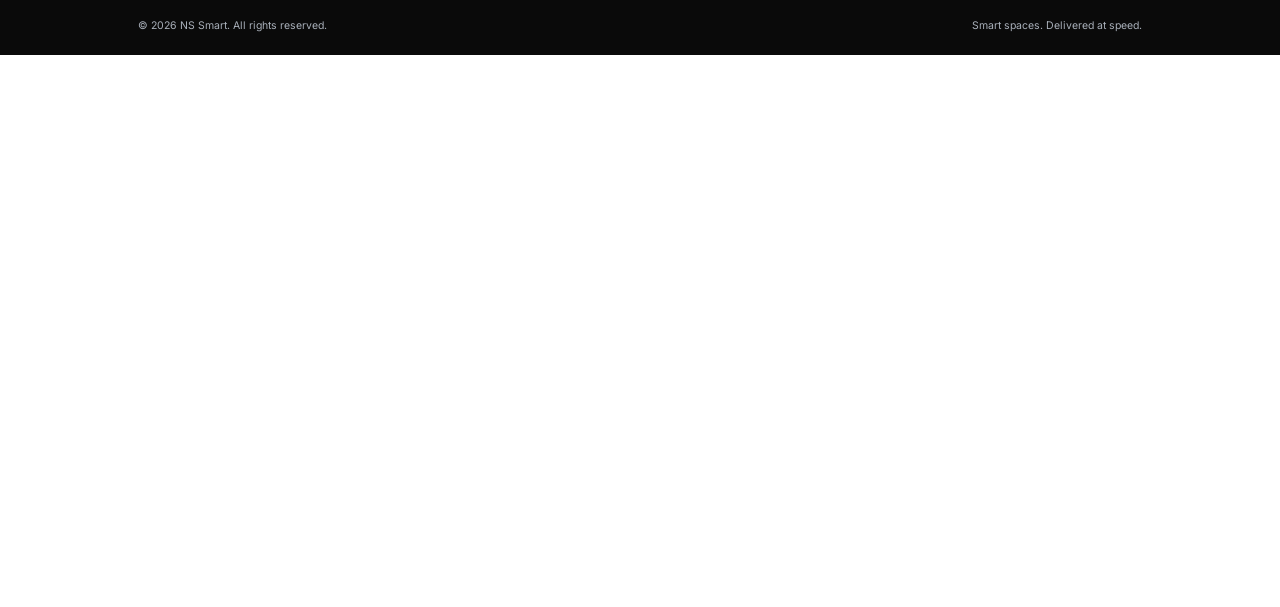
<file: quotation.html>
<!DOCTYPE html>
<html lang="en">
<head>
  <meta charset="UTF-8">
  <meta name="viewport" content="width=device-width, initial-scale=1.0">
  <meta name="description" content="Request a renovation or construction quotation from NS Smart. Contact our directors for hospitality, commercial and property projects in Cape Town.">
  <meta name="robots" content="index, follow, max-image-preview:large">
  <title>Request a Quotation | NS Smart Renovations</title>
  <link rel="canonical" href="https://nssmart.co.za/quotation.html">
  <link rel="icon" type="image/png" href="/favicon.png">
  <link rel="apple-touch-icon" href="/favicon.png">
  <meta property="og:type" content="website">
  <meta property="og:site_name" content="NS Smart">
  <meta property="og:title" content="Request a Quotation | NS Smart Renovations">
  <meta property="og:description" content="Request a renovation or construction quotation from NS Smart. Contact our directors for hospitality, commercial and property projects in Cape Town.">
  <meta property="og:url" content="https://nssmart.co.za/quotation.html">
  <meta property="og:image" content="https://nssmart.co.za/logo.png">
  <meta name="theme-color" content="#0A0A0A">

  <!-- Fonts load early so headings do not jump -->
  <link rel="preload" href="assets/fonts/poppins-600.woff2" as="font" type="font/woff2" crossorigin>
  <link rel="preload" href="assets/fonts/inter-variable.woff2" as="font" type="font/woff2" crossorigin>

  <!-- Stylesheets: shared first, then this page's own -->
  <link rel="stylesheet" href="assets/css/base.css">
  <link rel="stylesheet" href="assets/css/layout.css">
  <link rel="stylesheet" href="assets/css/components.css">
  <link rel="stylesheet" href="assets/css/pages/quotation.css">
</head>
<body>
<a class="skip-link" href="#main-content">Skip to main content</a>

<!-- ===================== Site header and navigation ===================== -->
<header class="site-header">
  <div class="site-header__inner">
    <a class="wordmark" href="index.html" aria-label="NS Smart home"><img class="wordmark__mark" src="assets/images/brand/logo-mark.webp" width="126" height="128" alt=""><span class="wordmark__text">NS <span>SMART</span></span></a>
    <button class="nav-toggle" type="button" data-nav-toggle aria-expanded="false" aria-controls="main-navigation">
      <span class="nav-toggle__label">Menu</span>
      <span class="nav-toggle__lines" aria-hidden="true"></span>
    </button>
    <nav class="main-nav" id="main-navigation" data-main-nav aria-label="Primary navigation">
      <a href="index.html">Home</a>
      <a href="services.html">Services</a>
      <a href="projects.html">Our Work</a>
      <a href="about.html">About</a>
      <a class="button button--primary main-nav__cta" href="quotation.html" aria-current="page">Request a Quote</a>
    </nav>
  </div>
</header>

<main class="quote" id="main-content">
  <div class="container quote__grid">

    <!-- Left: the ask -->
    <section class="quote__intro" aria-labelledby="page-title">
      <h1 id="page-title">Tell us about your project.</h1>
      <p class="lead">Email one of the NS Smart directors. Include a short description of the work, the property location and your preferred timeframe.</p>
      <p class="quote__note">We will review your enquiry and contact you to discuss the project requirements.</p>
      <img class="quote__logo" src="assets/images/brand/logo-480.webp" width="480" height="480" alt="NS Smart Renovations logo">
    </section>

    <!-- Right: the two directors, each a large tappable email link -->
    <section class="quote__contacts" aria-label="Directors' contact details">
      <article class="quote-card">
        <h2>Abdul Aziz Smith</h2>
        <p class="quote-card__role">Director · Renovation, construction and project enquiries</p>
        <a class="quote-card__email" href="mailto:AAsmith@nssmart.co.za">AAsmith@nssmart.co.za</a>
        <a class="quote-card__phone" href="tel:+27678027070">067 802 7070</a>
      </article>
      <article class="quote-card">
        <h2>Abdul Qayyum Smith</h2>
        <p class="quote-card__role">Director · Renovation, construction and project enquiries</p>
        <a class="quote-card__email" href="mailto:AQsmith@nssmart.co.za">AQsmith@nssmart.co.za</a>
        <a class="quote-card__phone" href="tel:+27813191917">081 319 1917</a>
      </article>
      <a class="text-link" href="NS_Smart_Renovation_Catalogue.pdf" target="_blank" rel="noopener">See our renovation catalogue (PDF)</a>
    </section>
  </div>

  <!-- ===================== Recent work =====================
       Four finished spaces; each links to Our Work. -->
  <section class="container quote__work" aria-labelledby="work-title">
    <h2 id="work-title" data-reveal>Recent work.</h2>
    <div class="photo-strip photo-strip--four" data-reveal>
      <a href="projects.html"><img src="assets/images/projects/lift-lobby/after-02.webp" loading="lazy" alt="Lift lobby with timber-slat cladding"></a>
      <a href="projects.html"><img src="assets/images/projects/bathroom-gallery/completed-05.webp" loading="lazy" alt="Bathroom with marble-effect tiles and a glass screen"></a>
      <a href="projects.html"><img src="assets/images/projects/bathroom-gallery/completed-01.webp" loading="lazy" alt="Bathroom with a window, vanity and glass screen"></a>
      <a href="projects.html"><img src="assets/images/projects/lift-lobby/after-01.webp" loading="lazy" alt="Corridor with navy slatted wall panels"></a>
    </div>
    <a class="text-link" href="projects.html">See all our work</a>
  </section>
</main>

<!-- ===================== Footer ===================== -->
<footer class="site-footer">
  <div class="container site-footer__grid">
    <nav class="site-footer__menu" aria-label="Footer">
      <a href="index.html">Home</a>
      <a href="services.html">Services</a>
      <a href="projects.html">Our Work</a>
      <a href="about.html">About</a>
      <a href="quotation.html">Request a Quote</a>
    </nav>
    <div class="site-footer__contact">
      <h2 class="site-footer__title">Contact</h2>
      <a href="tel:+27678027070">067 802 7070</a>
      <a href="tel:+27813191917">081 319 1917</a>
      <a href="mailto:AAsmith@nssmart.co.za">AAsmith@nssmart.co.za</a>
      <a href="mailto:AQsmith@nssmart.co.za">AQsmith@nssmart.co.za</a>
    </div>
    <div class="site-footer__contact">
      <h2 class="site-footer__title">Catalogue</h2>
      <a href="NS_Smart_Renovation_Catalogue.pdf" target="_blank" rel="noopener">Renovation catalogue (PDF)</a>
      <p>Cape Town, South Africa</p>
    </div>
  </div>
  <p class="site-footer__name" aria-hidden="true">NS <span>SMART</span></p>
  <div class="container site-footer__legal">
    <span>© <span data-year>2026</span> NS Smart. All rights reserved.</span>
    <span>Smart spaces. Delivered at speed.</span>
  </div>
</footer>

<!-- Scripts: each file does one job (see README) -->
<script src="assets/js/nav.js" defer></script>
<script src="assets/js/reveal.js" defer></script>
<script src="assets/js/main.js" defer></script>
</body>
</html>
</file>
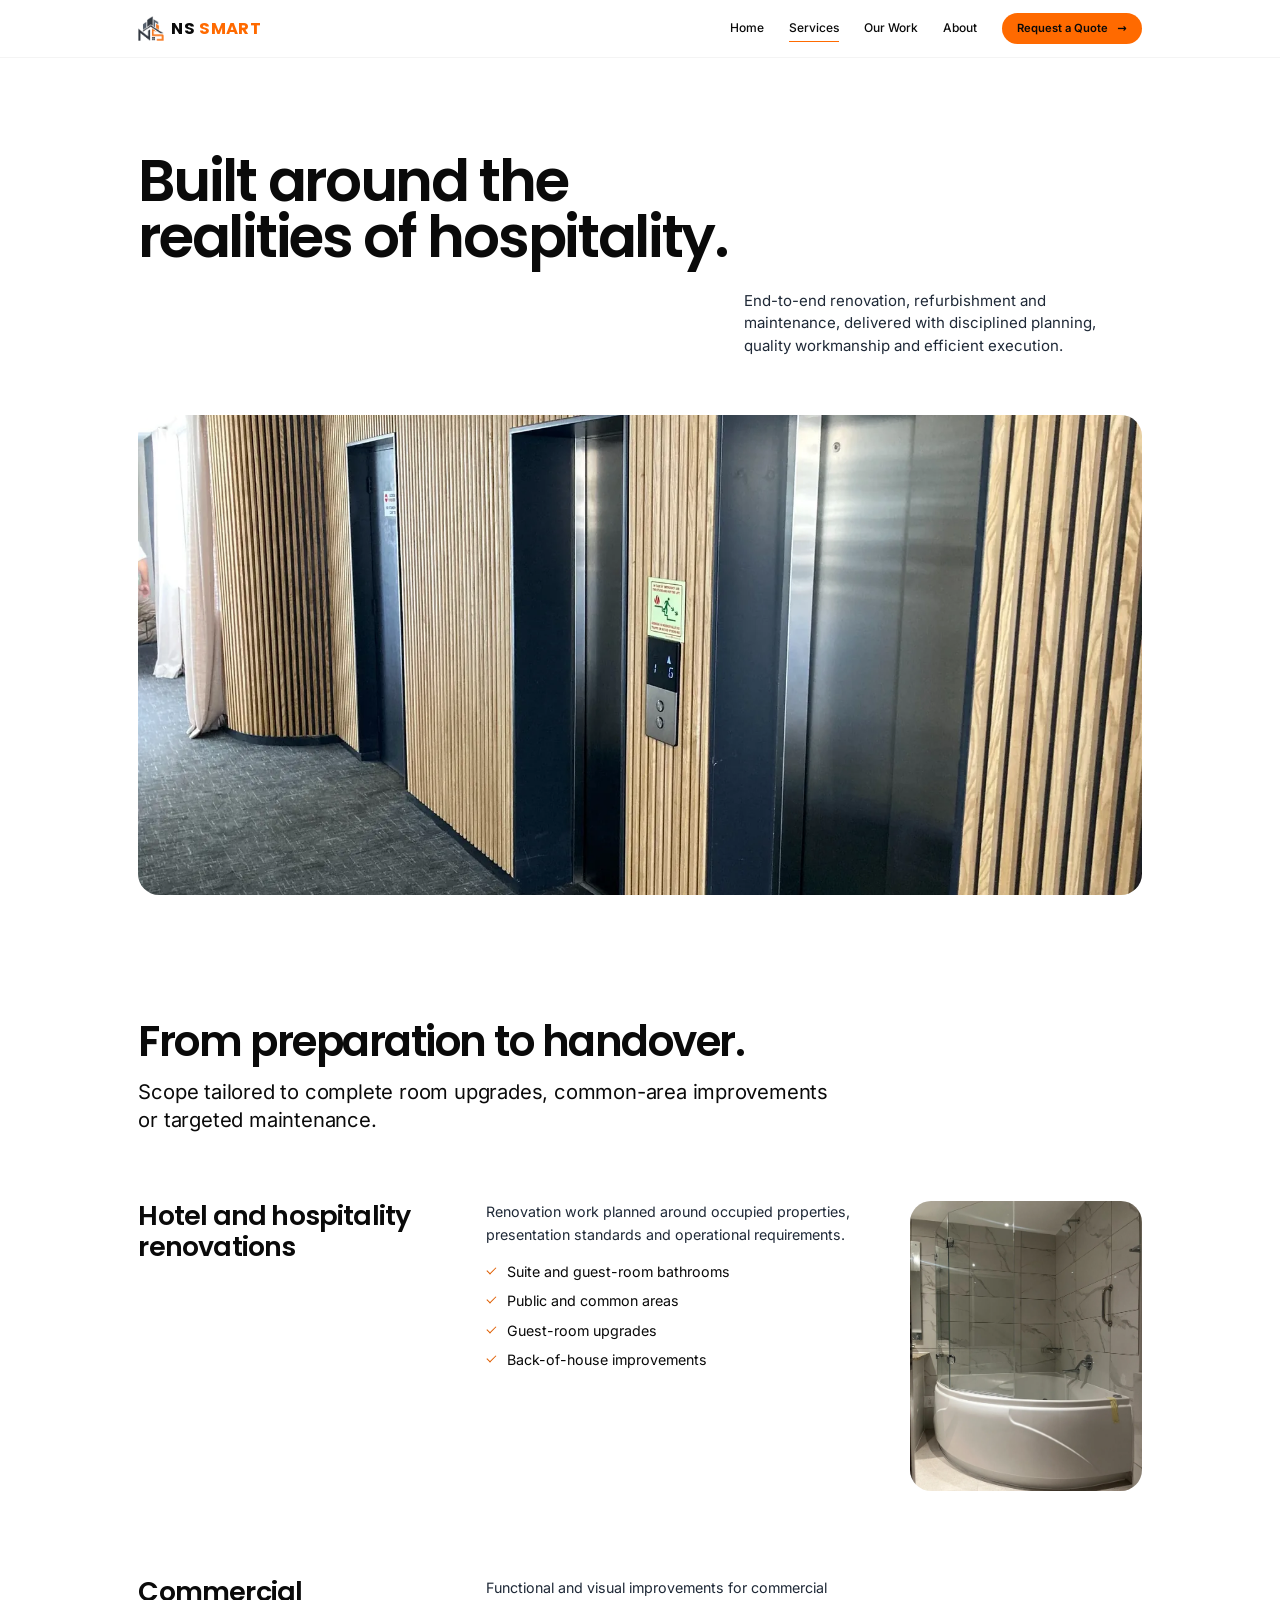
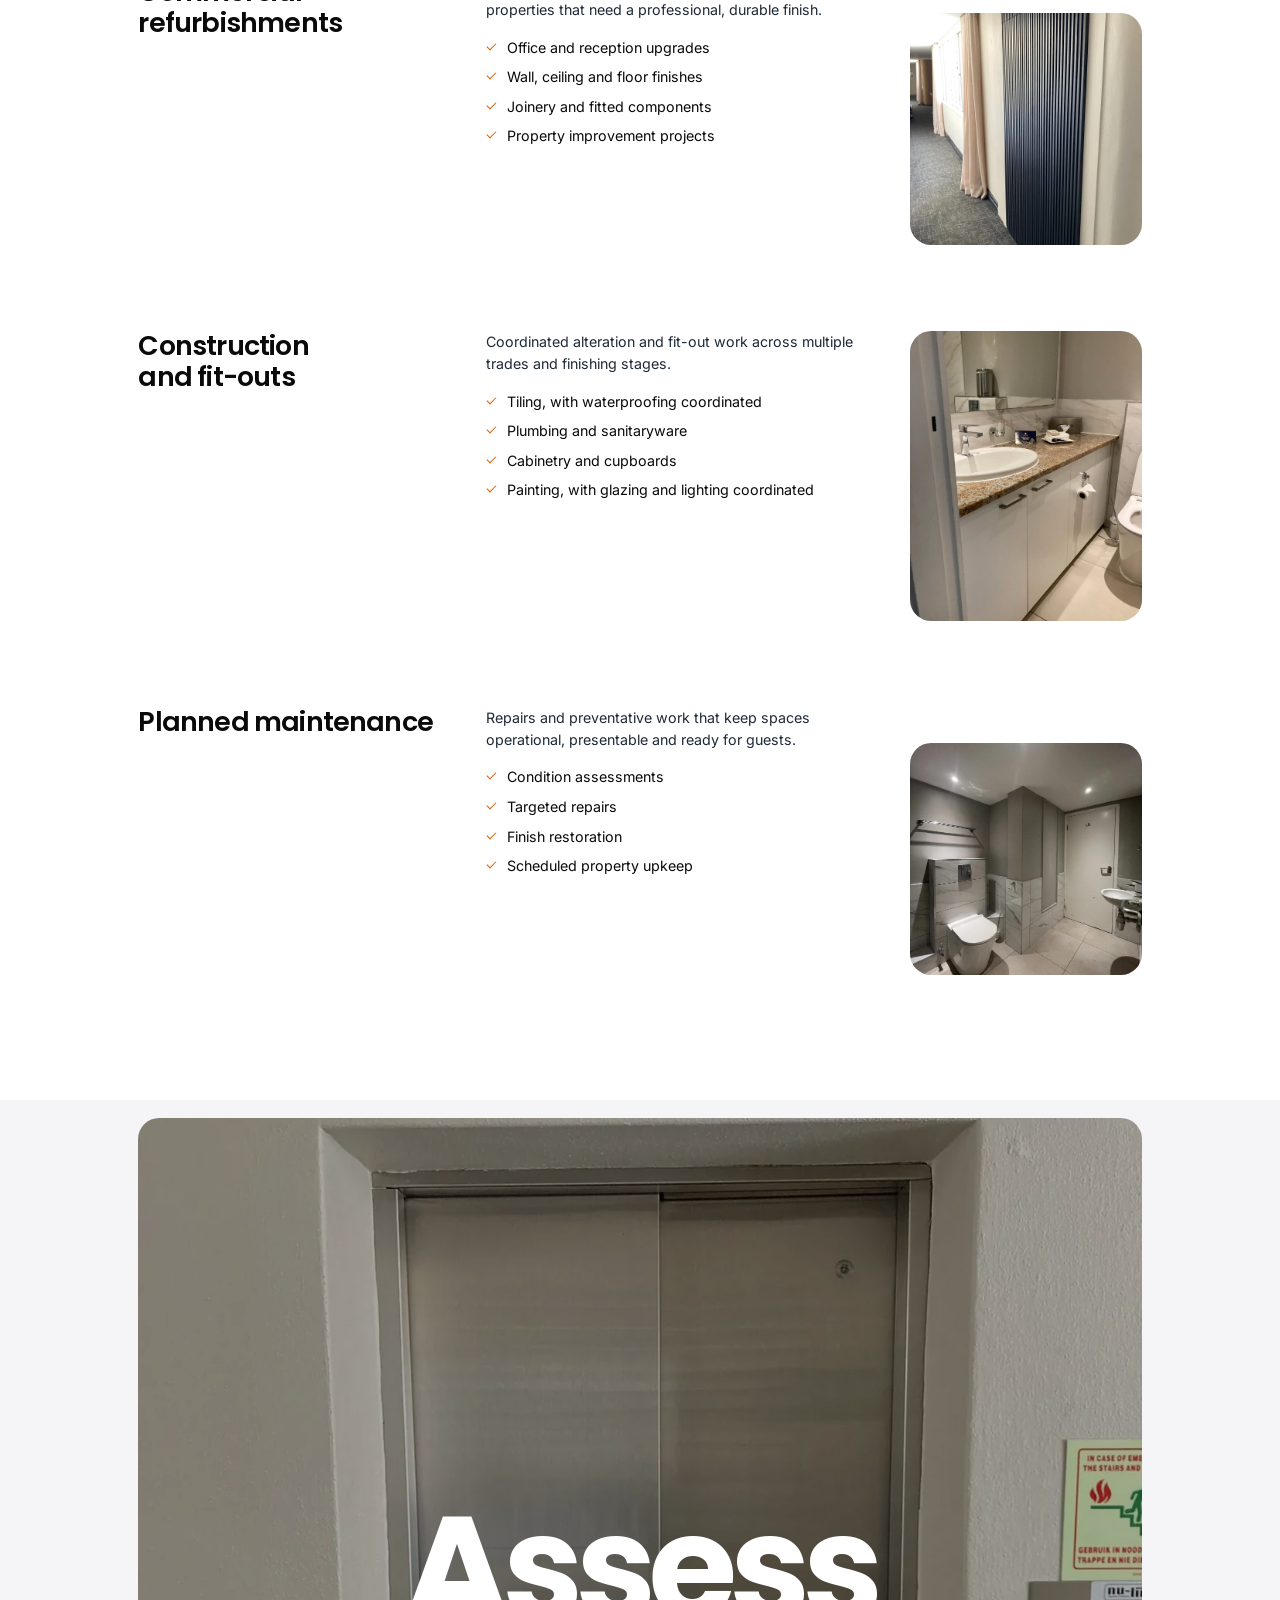
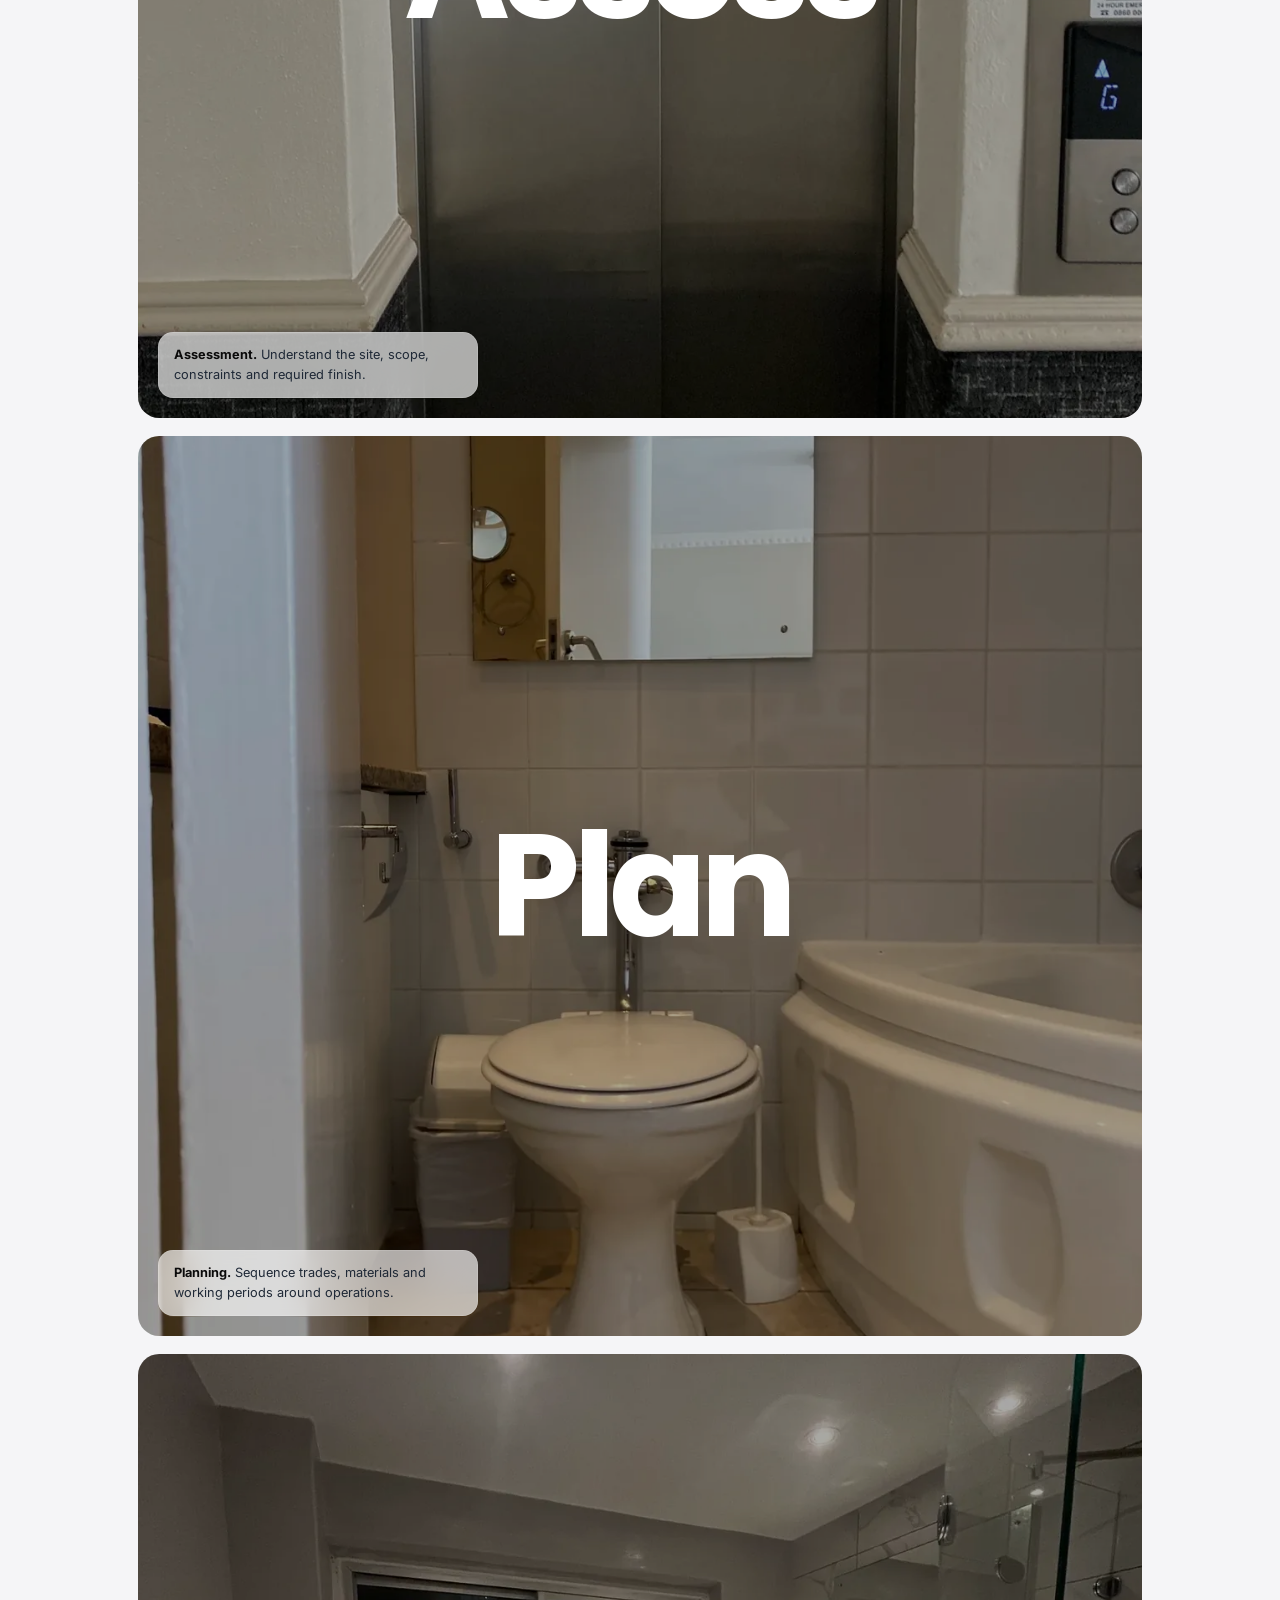
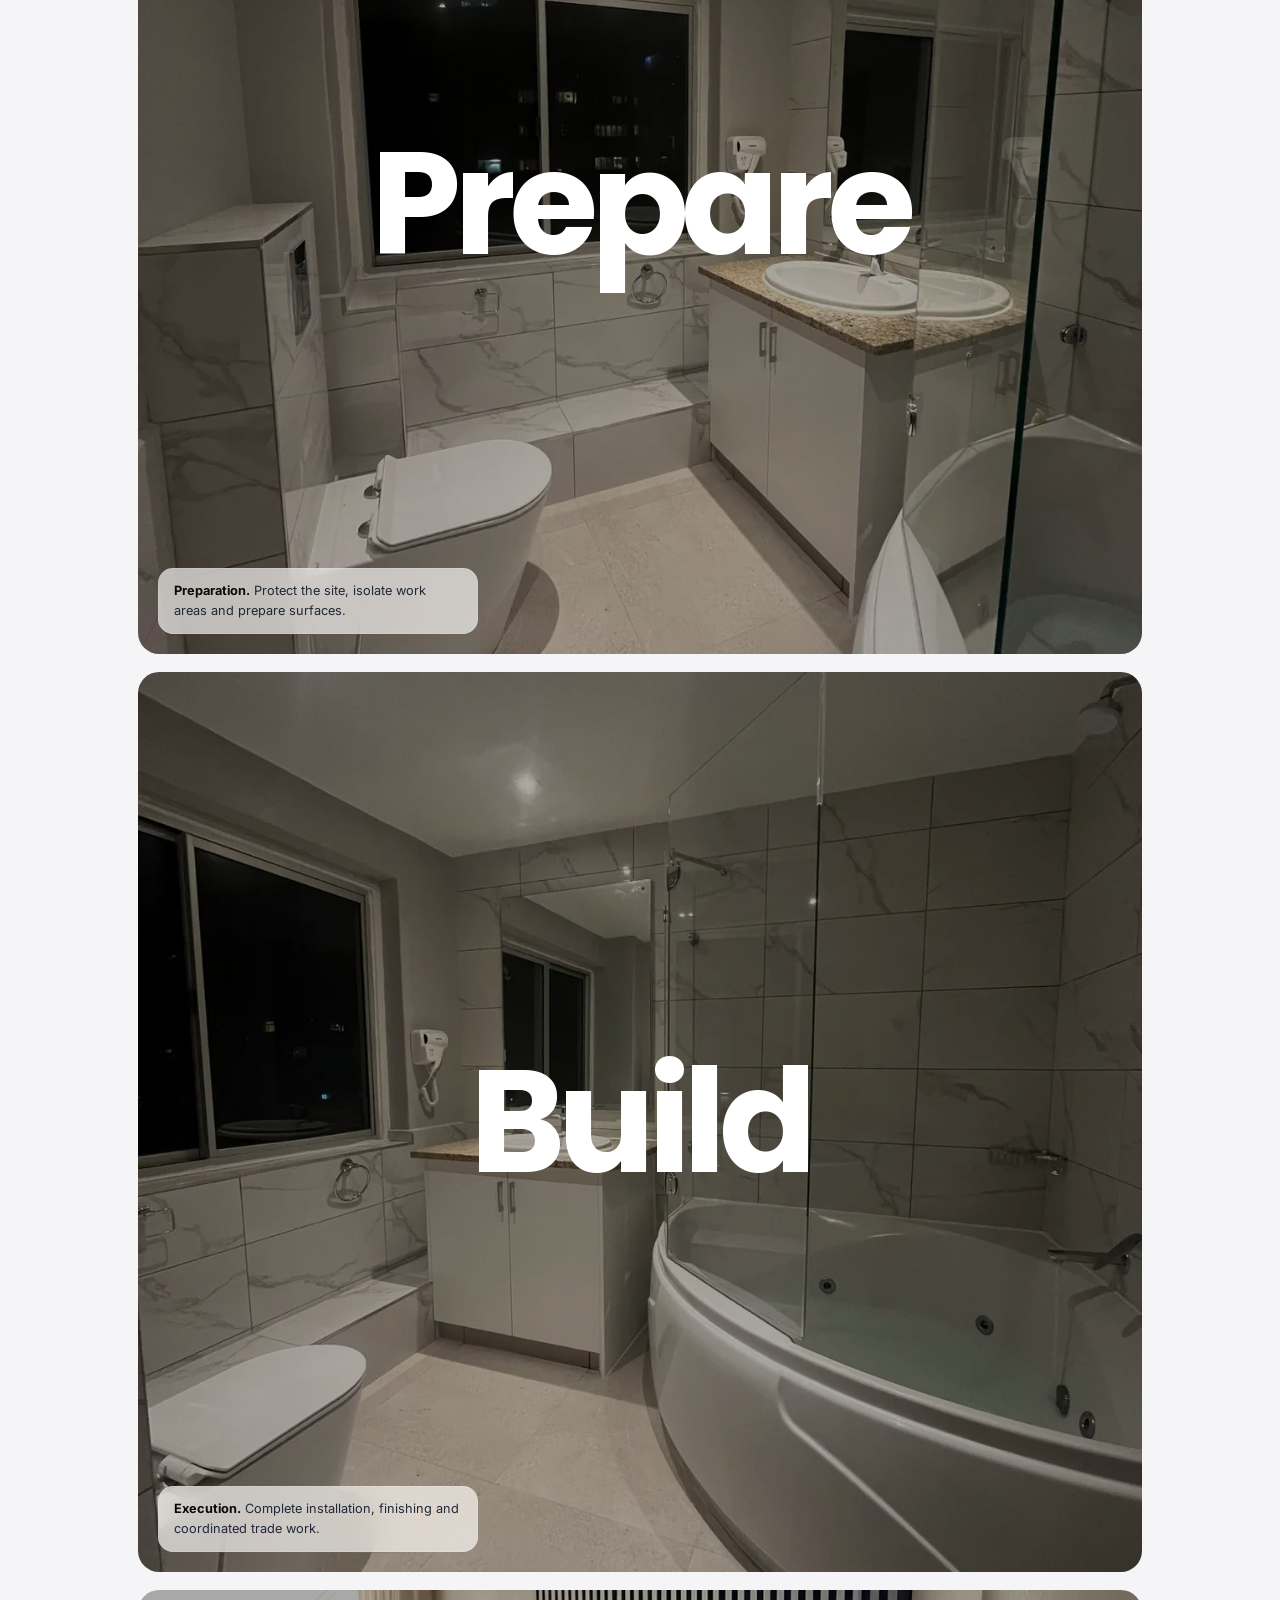
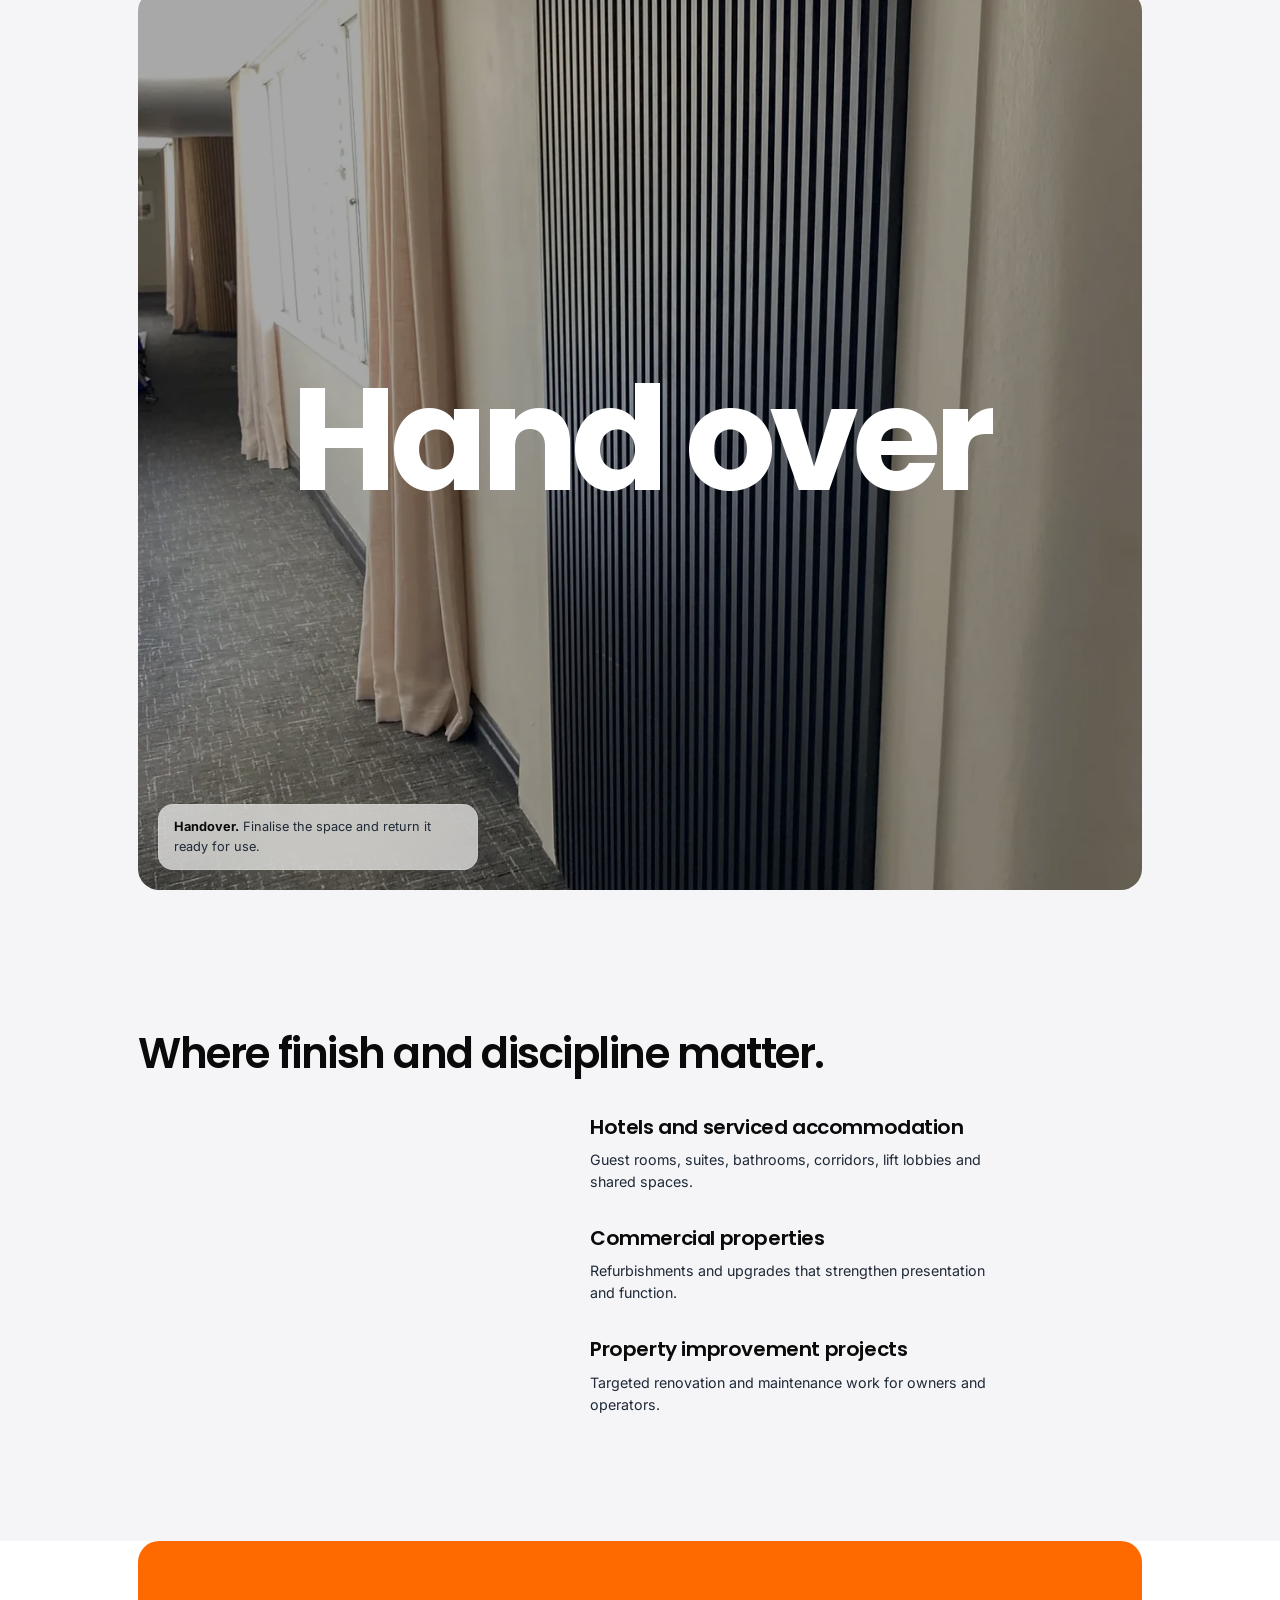
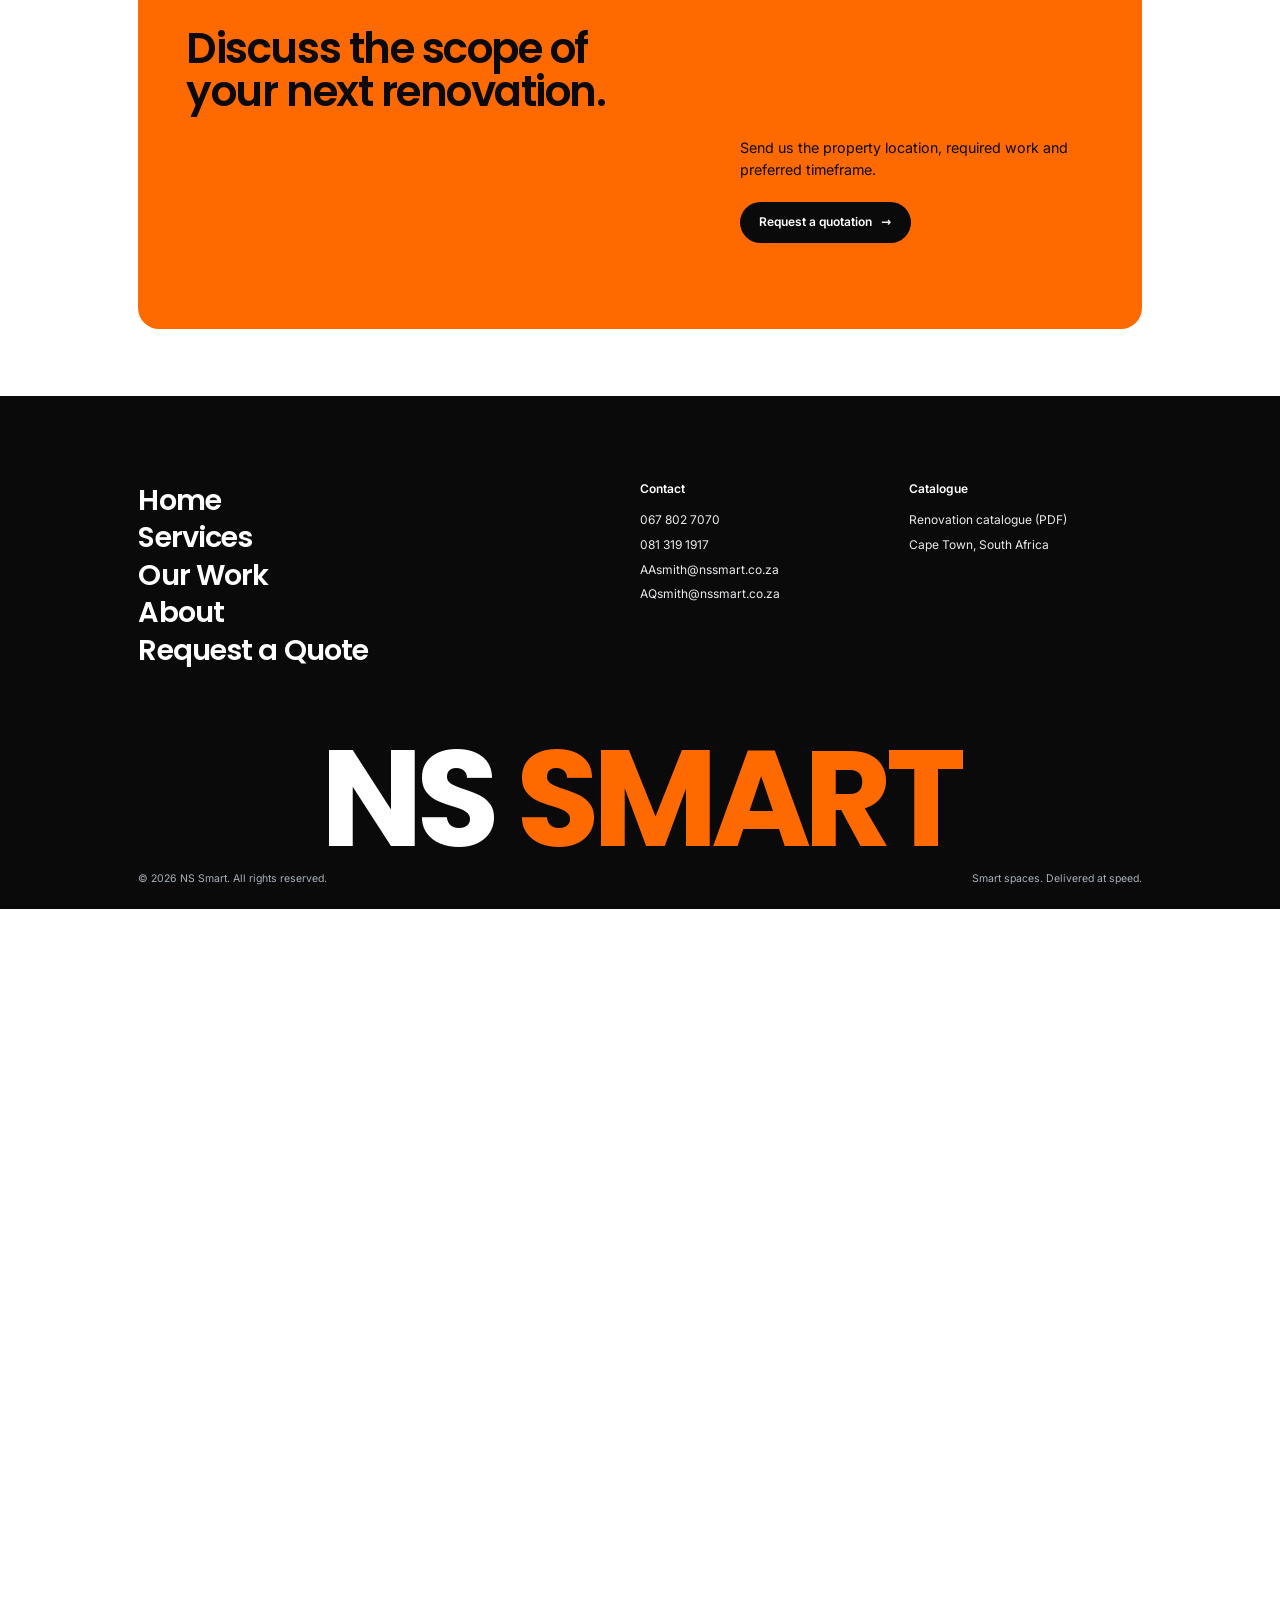
<file: services.html>
<!DOCTYPE html>
<html lang="en">
<head>
  <meta charset="UTF-8">
  <meta name="viewport" content="width=device-width, initial-scale=1.0">
  <meta name="description" content="Explore NS Smart hospitality renovation, commercial refurbishment, construction, fit-out and planned maintenance services in Cape Town.">
  <meta name="robots" content="index, follow, max-image-preview:large">
  <title>Renovation Services | NS Smart Cape Town</title>
  <link rel="canonical" href="https://nssmart.co.za/services.html">
  <link rel="icon" type="image/png" href="/favicon.png">
  <link rel="apple-touch-icon" href="/favicon.png">
  <meta property="og:type" content="website">
  <meta property="og:site_name" content="NS Smart">
  <meta property="og:title" content="Renovation Services | NS Smart Cape Town">
  <meta property="og:description" content="Explore NS Smart hospitality renovation, commercial refurbishment, construction, fit-out and planned maintenance services in Cape Town.">
  <meta property="og:url" content="https://nssmart.co.za/services.html">
  <meta property="og:image" content="https://nssmart.co.za/logo.png">
  <meta name="theme-color" content="#0A0A0A">

  <!-- Fonts load early so headings do not jump -->
  <link rel="preload" href="assets/fonts/poppins-600.woff2" as="font" type="font/woff2" crossorigin>
  <link rel="preload" href="assets/fonts/inter-variable.woff2" as="font" type="font/woff2" crossorigin>

  <!-- Stylesheets: shared first, then this page's own -->
  <link rel="stylesheet" href="assets/css/base.css">
  <link rel="stylesheet" href="assets/css/layout.css">
  <link rel="stylesheet" href="assets/css/components.css">
  <link rel="stylesheet" href="assets/css/pages/services.css">
</head>
<body>
<a class="skip-link" href="#main-content">Skip to main content</a>

<!-- ===================== Site header and navigation ===================== -->
<header class="site-header">
  <div class="site-header__inner">
    <a class="wordmark" href="index.html" aria-label="NS Smart home"><img class="wordmark__mark" src="assets/images/brand/logo-mark.webp" width="126" height="128" alt=""><span class="wordmark__text">NS <span>SMART</span></span></a>
    <button class="nav-toggle" type="button" data-nav-toggle aria-expanded="false" aria-controls="main-navigation">
      <span class="nav-toggle__label">Menu</span>
      <span class="nav-toggle__lines" aria-hidden="true"></span>
    </button>
    <nav class="main-nav" id="main-navigation" data-main-nav aria-label="Primary navigation">
      <a href="index.html">Home</a>
      <a href="services.html" aria-current="page">Services</a>
      <a href="projects.html">Our Work</a>
      <a href="about.html">About</a>
      <a class="button button--primary main-nav__cta" href="quotation.html">Request a Quote</a>
    </nav>
  </div>
</header>

<main id="main-content">

  <!-- ===================== Page hero ===================== -->
  <section class="page-hero" aria-labelledby="page-title">
    <div class="container page-hero__text">
      <h1 id="page-title">Built around the realities of hospitality.</h1>
      <p>End-to-end renovation, refurbishment and maintenance, delivered with disciplined planning, quality workmanship and efficient execution.</p>
    </div>
    <div class="page-hero__photo">
      <img src="assets/images/projects/lift-lobby/after-02.webp" alt="Refurbished hotel lift lobby with timber-slat cladding" fetchpriority="high">
    </div>
  </section>

  <!-- ===================== Core services =====================
       Each service: name on the left, what it covers on the right. -->
  <section class="section" aria-labelledby="core-title">
    <div class="container">
      <div class="section-intro" data-reveal>
        <h2 id="core-title">From preparation to handover.</h2>
        <p class="lead">Scope tailored to complete room upgrades, common-area improvements or targeted maintenance.</p>
      </div>

      <div class="service-list">
        <article class="service-item" data-reveal>
          <h3>Hotel and hospitality renovations</h3>
          <div>
            <p>Renovation work planned around occupied properties, presentation standards and operational requirements.</p>
            <ul class="tick-list">
              <li>Suite and guest-room bathrooms</li>
              <li>Public and common areas</li>
              <li>Guest-room upgrades</li>
              <li>Back-of-house improvements</li>
            </ul>
          </div>
          <img src="assets/images/projects/bathroom-gallery/completed-03.webp" loading="lazy" alt="Hotel bathroom with a corner spa bath behind a glass screen">
        </article>
        <article class="service-item" data-reveal>
          <h3>Commercial refurbishments</h3>
          <div>
            <p>Functional and visual improvements for commercial properties that need a professional, durable finish.</p>
            <ul class="tick-list">
              <li>Office and reception upgrades</li>
              <li>Wall, ceiling and floor finishes</li>
              <li>Joinery and fitted components</li>
              <li>Property improvement projects</li>
            </ul>
          </div>
          <img src="assets/images/projects/lift-lobby/after-01.webp" loading="lazy" alt="Corridor with navy slatted wall panels">
        </article>
        <article class="service-item" data-reveal>
          <h3>Construction and fit-outs</h3>
          <div>
            <p>Coordinated alteration and fit-out work across multiple trades and finishing stages.</p>
            <ul class="tick-list">
              <li>Tiling, with waterproofing coordinated</li>
              <li>Plumbing and sanitaryware</li>
              <li>Cabinetry and cupboards</li>
              <li>Painting, with glazing and lighting coordinated</li>
            </ul>
          </div>
          <img src="assets/images/projects/suite-bathroom/after-01.webp" loading="lazy" alt="New vanity with a stone top and undercounter cupboards">
        </article>
        <article class="service-item" data-reveal>
          <h3>Planned maintenance</h3>
          <div>
            <p>Repairs and preventative work that keep spaces operational, presentable and ready for guests.</p>
            <ul class="tick-list">
              <li>Condition assessments</li>
              <li>Targeted repairs</li>
              <li>Finish restoration</li>
              <li>Scheduled property upkeep</li>
            </ul>
          </div>
          <img src="assets/images/projects/bathroom-gallery/completed-06.webp" loading="lazy" alt="Accessible bathroom with grab rails and a wall-hung toilet">
        </article>
      </div>
    </div>
  </section>

  <!-- ===================== How we work =====================
       One word per stage. Each word holds the centre of the screen
       while its photograph passes behind it. -->
  <section class="process" aria-labelledby="process-title">
    <h2 id="process-title" class="visually-hidden">How we work: a controlled process from brief to handover</h2>
    <ol class="process__list" role="list">
      <li class="process__panel">
        <img src="assets/images/projects/lift-lobby/before-02.webp" loading="lazy" alt="">
        <p class="process__verb" aria-hidden="true">Assess</p>
        <p class="process__text"><strong>Assessment.</strong> Understand the site, scope, constraints and required finish.</p>
      </li>
      <li class="process__panel">
        <img src="assets/images/projects/suite-bathroom/before-01.webp" loading="lazy" alt="">
        <p class="process__verb" aria-hidden="true">Plan</p>
        <p class="process__text"><strong>Planning.</strong> Sequence trades, materials and working periods around operations.</p>
      </li>
      <li class="process__panel">
        <img src="assets/images/projects/bathroom-gallery/completed-04.webp" loading="lazy" alt="">
        <p class="process__verb" aria-hidden="true">Prepare</p>
        <p class="process__text"><strong>Preparation.</strong> Protect the site, isolate work areas and prepare surfaces.</p>
      </li>
      <li class="process__panel">
        <img src="assets/images/projects/bathroom-gallery/completed-02.webp" loading="lazy" alt="">
        <p class="process__verb" aria-hidden="true">Build</p>
        <p class="process__text"><strong>Execution.</strong> Complete installation, finishing and coordinated trade work.</p>
      </li>
      <li class="process__panel">
        <img src="assets/images/projects/lift-lobby/after-01.webp" loading="lazy" alt="">
        <p class="process__verb" aria-hidden="true">Hand over</p>
        <p class="process__text"><strong>Handover.</strong> Finalise the space and return it ready for use.</p>
      </li>
    </ol>
  </section>

  <!-- ===================== Where we add value ===================== -->
  <section class="section section--paper" aria-labelledby="sectors-title">
    <div class="container sectors">
      <h2 id="sectors-title" data-reveal>Where finish and discipline matter.</h2>
      <dl class="sectors__list" data-reveal>
        <div><dt>Hotels and serviced accommodation</dt><dd>Guest rooms, suites, bathrooms, corridors, lift lobbies and shared spaces.</dd></div>
        <div><dt>Commercial properties</dt><dd>Refurbishments and upgrades that strengthen presentation and function.</dd></div>
        <div><dt>Property improvement projects</dt><dd>Targeted renovation and maintenance work for owners and operators.</dd></div>
      </dl>
    </div>
  </section>

  <!-- ===================== Call to action ===================== -->
  <section class="cta-band" aria-labelledby="cta-title">
    <div class="container cta-band__inner" data-reveal>
      <h2 id="cta-title">Discuss the scope of your next renovation.</h2>
      <div>
        <p>Send us the property location, required work and preferred timeframe.</p>
        <a class="button button--primary" href="quotation.html">Request a quotation</a>
      </div>
    </div>
  </section>
</main>

<!-- ===================== Floating contact button =====================
     Appears once you scroll past the first screen (main.js). -->
<a class="float-contact" href="quotation.html" data-float-contact>Request a quote</a>

<!-- ===================== Footer ===================== -->
<footer class="site-footer">
  <div class="container site-footer__grid">
    <nav class="site-footer__menu" aria-label="Footer">
      <a href="index.html">Home</a>
      <a href="services.html">Services</a>
      <a href="projects.html">Our Work</a>
      <a href="about.html">About</a>
      <a href="quotation.html">Request a Quote</a>
    </nav>
    <div class="site-footer__contact">
      <h2 class="site-footer__title">Contact</h2>
      <a href="tel:+27678027070">067 802 7070</a>
      <a href="tel:+27813191917">081 319 1917</a>
      <a href="mailto:AAsmith@nssmart.co.za">AAsmith@nssmart.co.za</a>
      <a href="mailto:AQsmith@nssmart.co.za">AQsmith@nssmart.co.za</a>
    </div>
    <div class="site-footer__contact">
      <h2 class="site-footer__title">Catalogue</h2>
      <a href="NS_Smart_Renovation_Catalogue.pdf" target="_blank" rel="noopener">Renovation catalogue (PDF)</a>
      <p>Cape Town, South Africa</p>
    </div>
  </div>
  <p class="site-footer__name" aria-hidden="true">NS <span>SMART</span></p>
  <div class="container site-footer__legal">
    <span>© <span data-year>2026</span> NS Smart. All rights reserved.</span>
    <span>Smart spaces. Delivered at speed.</span>
  </div>
</footer>

<!-- Scripts: each file does one job (see README) -->
<script src="assets/js/nav.js" defer></script>
<script src="assets/js/reveal.js" defer></script>
<script src="assets/js/main.js" defer></script>
</body>
</html>
</file>
<file: assets/css/base.css>
/* ==========================================================================
   NS SMART — base.css
   The foundation every page loads first:
     1. Brand fonts (self-hosted in assets/fonts/)
     2. Design tokens: colours, type sizes, spacing, motion
     3. A small reset
     4. Default type styles (headings, paragraphs, links)
   Change a colour or a size here and it changes across the whole site.
   ========================================================================== */

/* --- 1. Brand fonts -------------------------------------------------------
   Inter (body text) and Poppins (headings). Both are free under the SIL Open
   Font License; the licence files sit next to the fonts. */
@font-face {
  font-family: "Inter";
  src: url("../fonts/inter-variable.woff2") format("woff2");
  font-weight: 100 900;
  font-style: normal;
  font-display: swap;
}
@font-face {
  font-family: "Poppins";
  src: url("../fonts/poppins-500.woff2") format("woff2");
  font-weight: 500;
  font-display: swap;
}
@font-face {
  font-family: "Poppins";
  src: url("../fonts/poppins-600.woff2") format("woff2");
  font-weight: 600;
  font-display: swap;
}
@font-face {
  font-family: "Poppins";
  src: url("../fonts/poppins-700.woff2") format("woff2");
  font-weight: 700;
  font-display: swap;
}

/* --- 2. Design tokens ----------------------------------------------------- */
:root {
  /* Brand colours (do not change without the brand guide) */
  --black: #0A0A0A;
  --white: #FFFFFF;
  --orange: #FF6A00;   /* accent: buttons, the slider handle, focus rings */
  --slate: #1F2937;

  /* Supporting tones, all mixed from the brand colours */
  --paper: #F5F5F7;           /* a light, cool field one step off white */
  --ink: var(--black);        /* headings on light grounds */
  --text: var(--slate);       /* running text on light grounds */
  --text-on-dark: #E8EAED;    /* running text on black or slate */
  --muted-on-dark: #A9B0BA;   /* secondary notes on black or slate */
  --orange-deep: #E05E00;     /* orange, pressed */

  /* Type families */
  --font-body: "Inter", system-ui, -apple-system, "Segoe UI", Roboto, sans-serif;
  --font-display: "Poppins", "Inter", system-ui, sans-serif;

  /* Type scale: five sizes do all the work on every page */
  --size-display: clamp(2.2rem, 7.2vw, 7.25rem);  /* hero headline  */
  --size-heading: clamp(2rem, 4.4vw, 4.25rem);    /* section titles */
  --size-title: clamp(1.375rem, 2.1vw, 1.875rem); /* row titles, lead text */
  --size-body: clamp(1.0625rem, 0.3vw + 1rem, 1.1875rem); /* 17–19px */
  --size-small: 0.875rem;                         /* 14px notes     */

  /* Spacing */
  --gutter: clamp(1.25rem, 4vw, 3.5rem);          /* the page's outer margin */
  --section-gap: clamp(6rem, 13vw, 12rem);        /* space between sections */
  --max-width: 1440px;

  /* Soft corners (the Apple-style look) */
  --radius-lg: clamp(20px, 2.2vw, 32px);   /* big photos and panels */
  --radius: 18px;                          /* cards and smaller photos */
  --radius-pill: 999px;                    /* buttons, labels, controls */

  /* Frosted glass: a see-through tint plus a blur of what is behind it */
  --glass-dark: rgba(16, 16, 18, 0.58);
  --glass-light: rgba(255, 255, 255, 0.66);
  --glass-blur: saturate(180%) blur(22px);
  --glass-edge: inset 0 0 0 1px rgba(255, 255, 255, 0.18);  /* faint lit edge */

  /* Motion */
  --ease-out: cubic-bezier(0.16, 1, 0.3, 1);
  --ease-smooth: cubic-bezier(0.22, 1, 0.36, 1);   /* long, soft settle */
  --fast: 200ms;
  --slow: 900ms;

  --header-height: 76px;

  /* Screen-height units, corrected for the site-wide zoom below so that
     "full screen" sections still fill the screen. Use calc(100 * var(--svh))
     where you would write 100svh. */
  --vh: 1vh;
  --svh: 1svh;
}

/* SITE-WIDE ZOOM: on laptops and desktops the whole site is shown at 75%,
   like zooming the browser out to 75%. Change 0.75 here (all three places)
   to make everything bigger or smaller. Phones and tablets stay at 100%. */
@media (min-width: 1024px) {
  html { zoom: 0.75; }
  :root {
    --vh: calc(1vh / 0.75);
    --svh: calc(1svh / 0.75);
  }
}

/* --- 3. Reset ------------------------------------------------------------- */
*, *::before, *::after { box-sizing: border-box; }
html { -webkit-text-size-adjust: 100%; scroll-padding-top: var(--header-height); }
body, h1, h2, h3, h4, p, figure, blockquote, ul, ol { margin: 0; }
ul[role="list"], ol[role="list"] { list-style: none; padding: 0; }
img, picture, video, svg { display: block; max-width: 100%; }
img { height: auto; }
button, input { font: inherit; color: inherit; }
button { cursor: pointer; }

@media (prefers-reduced-motion: no-preference) {
  html { scroll-behavior: smooth; }
}

/* --- 4. Default type ------------------------------------------------------ */
body {
  background: var(--white);
  color: var(--text);
  font-family: var(--font-body);
  font-size: var(--size-body);
  line-height: 1.55;
  font-feature-settings: "cv11", "ss01";
  -webkit-font-smoothing: antialiased;
  text-rendering: optimizeLegibility;
}

h1, h2, h3 {
  color: var(--ink);
  font-family: var(--font-display);
  font-weight: 600;
  text-wrap: balance;
}
h1 { font-size: var(--size-display); line-height: 0.98; letter-spacing: -0.04em; }
h2 { font-size: var(--size-heading); line-height: 1.02; letter-spacing: -0.035em; }
h3 { font-size: var(--size-title); line-height: 1.15; letter-spacing: -0.02em; }

p { max-width: 62ch; text-wrap: pretty; }
.lead { font-size: var(--size-title); line-height: 1.4; letter-spacing: -0.01em; color: var(--ink); }
.small { font-size: var(--size-small); }

a { color: inherit; }

::selection { background: var(--orange); color: var(--black); }

/* Keyboard focus: one clear orange ring everywhere */
:focus-visible {
  outline: 3px solid var(--orange);
  outline-offset: 3px;
}

/* Hidden from view, still read by screen readers */
.visually-hidden {
  position: absolute !important;
  width: 1px; height: 1px;
  overflow: hidden;
  clip: rect(0 0 0 0);
  white-space: nowrap;
}
</file>
<file: assets/css/layout.css>
/* ==========================================================================
   NS SMART — layout.css
   The page frame shared by every page:
     1. Container and section rhythm
     2. Skip link
     3. Site header and navigation (incl. the phone menu)
     4. Inner-page hero (Services, Our Work, About)
     5. Footer
   ========================================================================== */

/* --- 1. Container and section rhythm ------------------------------------- */
.container {
  width: 100%;
  max-width: var(--max-width);
  margin-inline: auto;
  padding-inline: var(--gutter);
}

/* Every main section is spaced by the same generous gap */
.section { padding-block: var(--section-gap); }
.section--paper { background: var(--paper); }
.section--dark { background: var(--black); color: var(--text-on-dark); }
.section--dark h2, .section--dark h3 { color: var(--white); }

.nowrap { white-space: nowrap; }

/* --- 2. Skip link (visible only when tabbed to) --------------------------- */
.skip-link {
  position: absolute;
  left: var(--gutter);
  top: -100px;
  z-index: 100;
  padding: 12px 18px;
  background: var(--orange);
  color: var(--black);
  font-weight: 600;
  text-decoration: none;
}
.skip-link:focus { top: 12px; }

/* --- 3. Site header and navigation ---------------------------------------
   A light frosted-glass bar that stays at the top: wordmark, links, one
   action. Content scrolls underneath it and shows through, blurred. */
.site-header {
  position: sticky;
  top: 0;
  z-index: 50;
  background: rgba(255, 255, 255, 0.74);
  -webkit-backdrop-filter: var(--glass-blur);
  backdrop-filter: var(--glass-blur);
  box-shadow: 0 1px 0 rgba(10, 10, 10, 0.06);   /* the faintest edge under the glass */
  color: var(--ink);
}
.site-header__inner {
  display: flex;
  align-items: center;
  justify-content: space-between;
  gap: 24px;
  max-width: var(--max-width);
  height: var(--header-height);
  margin-inline: auto;
  padding-inline: var(--gutter);
}

/* The NS SMART wordmark */
/* Logo mark + NS SMART, top left on every page */
.wordmark {
  display: inline-flex;
  align-items: center;
  gap: 10px;
  font-family: var(--font-display);
  font-size: 1.375rem;
  font-weight: 700;
  letter-spacing: 0.02em;
  text-decoration: none;
  color: var(--ink);
  white-space: nowrap;
}
.wordmark__text span { color: var(--orange); }
.wordmark__mark { width: 34px; height: auto; transition: transform 500ms var(--ease-smooth); }
.wordmark:hover .wordmark__mark { transform: translateY(-2px) rotate(-4deg); }

.main-nav {
  display: flex;
  align-items: center;
  gap: clamp(20px, 2.6vw, 40px);
}
.main-nav .main-nav__cta { min-height: 42px; padding: 10px 20px; font-size: 0.9375rem; }
.main-nav a:not(.button) {
  position: relative;
  padding-block: 8px;
  color: var(--ink);
  font-size: 1rem;
  font-weight: 500;
  text-decoration: none;
}
/* Underline that grows from the left on hover, and marks the current page */
.main-nav a:not(.button)::after {
  content: "";
  position: absolute;
  left: 0; right: 0; bottom: 2px;
  height: 2px;
  background: var(--orange);
  transform: scaleX(0);
  transform-origin: left;
  transition: transform var(--fast) var(--ease-out);
}
.main-nav a:not(.button):hover::after,
.main-nav a[aria-current="page"]::after { transform: scaleX(1); }

/* Menu button: only shown on small screens */
.nav-toggle {
  display: none;
  align-items: center;
  gap: 12px;
  padding: 10px 0;
  border: 0;
  background: none;
  color: var(--ink);
  font-weight: 600;
}
.nav-toggle__lines,
.nav-toggle__lines::before {
  display: block;
  width: 22px;
  height: 2px;
  background: currentColor;
  transition: transform var(--fast) var(--ease-out);
}
.nav-toggle__lines { position: relative; transform: translateY(-4px); }
.nav-toggle__lines::before { content: ""; position: absolute; top: 8px; }
.nav-toggle[aria-expanded="true"] .nav-toggle__lines { transform: rotate(45deg); }
.nav-toggle[aria-expanded="true"] .nav-toggle__lines::before { transform: translateY(-8px) rotate(-90deg); }

/* Phone and small tablet: the links move into a full-screen panel */
@media (max-width: 900px) {
  .nav-toggle { display: inline-flex; }

  .main-nav {
    position: fixed;
    inset: var(--header-height) 0 0 0;
    flex-direction: column;
    align-items: flex-start;
    gap: 6px;
    padding: 32px var(--gutter) 40px;
    background: rgba(255, 255, 255, 0.78);
    visibility: hidden;
    opacity: 0;
    transform: translateY(-12px);
    transition: opacity 320ms var(--ease-smooth), transform 420ms var(--ease-smooth), visibility 0s linear 320ms;
  }
  .main-nav.is-open {
    visibility: visible;
    opacity: 1;
    transform: none;
    transition: opacity 320ms var(--ease-smooth), transform 420ms var(--ease-smooth);
  }
  .main-nav a:not(.button) {
    font-family: var(--font-display);
    font-size: clamp(2rem, 9vw, 3rem);
    font-weight: 600;
    letter-spacing: -0.03em;
  }
  .main-nav a:not(.button)::after { bottom: 6px; height: 3px; }
  .main-nav__cta { margin-top: 24px; }
  body.menu-open { overflow: hidden; }

  /* While the menu is open, the page behind it goes soft and slightly faded,
     so the menu links stand out. (The panel can't blur the page itself:
     it sits inside the frosted header, which keeps its blur to itself.) */
  main,
  .site-footer,
  .float-contact {
    transition: filter 360ms var(--ease-smooth), opacity 360ms var(--ease-smooth);
  }
  body.menu-open main,
  body.menu-open .site-footer,
  body.menu-open .float-contact {
    filter: blur(14px);
    opacity: 0.55;
  }
}

/* --- 4. Inner-page hero -----------------------------------------------------
   Light field: big title, a short paragraph on the right, then one wide
   rounded photograph underneath that comes into focus as the page loads. */
.page-hero {
  background: var(--white);
  color: var(--text);
}
.page-hero__text {
  display: grid;
  grid-template-columns: minmax(0, 7fr) minmax(0, 5fr);
  align-items: end;
  gap: 32px clamp(32px, 5vw, 96px);
  padding-block: clamp(64px, 10vw, 140px) clamp(40px, 6vw, 80px);
}
.page-hero h1 {
  grid-column: 1 / -1;            /* the title gets the full width */
  max-width: 15em;
  color: var(--ink);
  font-size: clamp(1.875rem, 6vw, 5.75rem);
}
.page-hero p { grid-column: 2; font-size: 1.25rem; line-height: 1.5; color: var(--text); }
.page-hero__photo {
  width: calc(100% - 2 * var(--gutter));
  max-width: calc(var(--max-width) - 2 * var(--gutter));
  height: clamp(280px, calc(58 * var(--svh)), 640px);
  margin-inline: auto;
  overflow: hidden;
  border-radius: var(--radius-lg);
  isolation: isolate;
}
.page-hero__photo img {
  width: 100%;
  height: 100%;
  object-fit: cover;
}
/* Page title, words and photo rise in and come into focus on load */
@media (prefers-reduced-motion: no-preference) {
  .page-hero h1, .page-hero p, .page-hero__photo, .jump-links {
    animation: page-rise 1100ms var(--ease-smooth) both;
  }
  .page-hero p { animation-delay: 120ms; }
  .page-hero__photo, .jump-links { animation-delay: 220ms; }
}
@keyframes page-rise {
  from { opacity: 0; transform: translateY(32px); filter: blur(8px); }
}

@media (max-width: 760px) {
  .page-hero__text { grid-template-columns: 1fr; }
  .page-hero p { grid-column: 1; font-size: 1.125rem; }
}

/* --- 5. Footer -------------------------------------------------------------
   Big menu, contact details, then the name at full width as a close. */
.site-footer {
  overflow: hidden;
  background: var(--black);
  color: var(--text-on-dark);
  padding-top: clamp(72px, 9vw, 128px);
}
.site-footer__grid {
  display: grid;
  grid-template-columns: minmax(0, 6fr) minmax(0, 3fr) minmax(0, 3fr);
  gap: 48px;
}
.site-footer__menu {
  display: flex;
  flex-direction: column;
  align-items: flex-start;
  gap: 4px;
}
.site-footer__menu a {
  font-family: var(--font-display);
  font-size: clamp(1.75rem, 3vw, 2.75rem);
  font-weight: 600;
  letter-spacing: -0.03em;
  line-height: 1.2;
  color: var(--white);
  text-decoration: none;
  transition: transform var(--fast) var(--ease-out), color var(--fast);
}
/* Hover: the row slides right and the others step back */
.site-footer__menu:hover a { color: var(--muted-on-dark); }
.site-footer__menu a:hover,
.site-footer__menu a:focus-visible { color: var(--white); transform: translateX(12px); }

.site-footer__title {
  margin-bottom: 14px;
  color: var(--white);
  font-family: var(--font-body);
  font-size: 1rem;
  font-weight: 600;
  letter-spacing: 0;
}
.site-footer__contact { display: flex; flex-direction: column; gap: 8px; }
.site-footer__contact a,
.site-footer__contact p { color: var(--text-on-dark); font-size: 1rem; text-decoration: none; }
.site-footer__contact a { text-decoration: underline; text-decoration-color: transparent; text-underline-offset: 4px; transition: text-decoration-color var(--fast), color var(--fast); }
.site-footer__contact a:hover { color: var(--white); text-decoration-color: var(--orange); }

/* The name returns at full width, cropped by the bottom of the page */
.site-footer__name {
  max-width: none;
  margin-top: clamp(56px, 8vw, 120px);
  padding-inline: var(--gutter);
  font-family: var(--font-display);
  font-size: 14.2vw;
  font-weight: 700;
  line-height: 0.8;
  letter-spacing: -0.05em;
  color: var(--white);
  white-space: nowrap;
  text-align: center;
}
.site-footer__name span { color: var(--orange); }
.site-footer__legal {
  display: flex;
  flex-wrap: wrap;
  justify-content: space-between;
  gap: 8px 24px;
  padding-block: 24px 28px;
  color: var(--muted-on-dark);
  font-size: var(--size-small);
}

@media (max-width: 760px) {
  .site-footer__grid { grid-template-columns: 1fr 1fr; }
  .site-footer__menu { grid-column: 1 / -1; }
}
@media (max-width: 460px) {
  .site-footer__grid { grid-template-columns: 1fr; }
}
</file>
<file: assets/css/components.css>
/* ==========================================================================
   NS SMART — components.css
   Reusable pieces used on more than one page:
     1. Buttons and text links (with hover, press and focus states)
     2. Before/after comparison slider
     3. Brand-line marquee
     4. Call-to-action split (photo + contact)
     5. Floating contact button
     6. Image viewer (lightbox) on Our Work
     7. Scroll entrances
   ========================================================================== */

/* --- 1. Buttons and text links ------------------------------------------- */
.button {
  display: inline-flex;
  align-items: center;
  justify-content: center;
  gap: 12px;
  min-height: 54px;
  padding: 14px 26px;
  border: 0;
  border-radius: var(--radius-pill);   /* soft pill shape */
  font-family: var(--font-body);
  font-size: 1rem;
  font-weight: 600;
  line-height: 1.2;
  text-decoration: none;
  transition: background-color var(--fast), color var(--fast), transform 360ms var(--ease-smooth);
}
.button:hover { transform: translateY(-2px); }
/* An arrow that nudges forward on hover */
.button::after {
  content: "→";
  transition: transform var(--fast) var(--ease-out);
}
.button:hover::after { transform: translateX(4px); }
.button:active { transform: translateY(1px) scale(0.985); }

/* Orange with black text: the one main action on each screen */
.button--primary { background: var(--orange); color: var(--black); }
.button--primary:hover { background: var(--white); }
.section--paper .button--primary:hover,
.button--primary.on-light:hover { background: var(--black); color: var(--white); }
.button--primary:active { background: var(--orange-deep); color: var(--black); }

/* Black button for light grounds */
.button--dark { background: var(--black); color: var(--white); }
.button--dark:hover { background: var(--orange); color: var(--black); }

/* Text link with an underline that wipes in */
.text-link {
  position: relative;
  display: inline-flex;
  align-items: center;
  gap: 10px;
  padding-block: 6px;
  color: var(--ink);
  font-weight: 600;
  text-decoration: none;
  transition: color var(--fast);
}
.text-link::before {
  content: "";
  position: absolute;
  left: 0; right: 0; bottom: 0;
  height: 2px;
  background: currentColor;
  transform-origin: right;
  transition: transform 260ms var(--ease-out);
}
.text-link::after { content: "→"; transition: transform var(--fast) var(--ease-out); }
.text-link:hover { color: var(--orange-deep); }
.text-link:hover::before { transform: scaleX(0); }
.text-link:hover::after { transform: translateX(4px); }
.text-link--light { color: var(--white); }
.text-link--light:hover { color: var(--orange); }

/* --- 2. Before/after comparison slider -----------------------------------
   The "after" photo sits underneath; the "before" photo is laid on top and
   clipped by --pos (set by slider.js). Works with mouse, touch and keyboard.
   Without JavaScript it rests at 50% so both photos are always visible. */
.compare {
  --pos: 50%;
  position: relative;
  overflow: hidden;
  border-radius: var(--radius-lg);
  isolation: isolate;               /* keeps the rounded corners clipping on Safari */
  background: var(--slate);
  touch-action: pan-y;          /* phones: vertical swipes still scroll the page */
  user-select: none;
  -webkit-user-select: none;
  cursor: ew-resize;
}
.compare__img {
  width: 100%;
  height: 100%;
  object-fit: cover;
  pointer-events: none;
}
.compare picture { display: contents; }
.compare > picture .compare__img,
.compare > .compare__img { position: absolute; inset: 0; }
.compare__before {
  position: absolute;
  inset: 0;
  clip-path: inset(0 calc(100% - var(--pos)) 0 0);
}
.compare__before .compare__img { position: absolute; inset: 0; }

/* The divider line and its round grip */
.compare__handle {
  position: absolute;
  top: 0;
  bottom: 0;
  left: var(--pos);
  width: 48px;
  margin-left: -24px;
  display: grid;
  place-items: center;
  z-index: 2;
  outline: none;
}
.compare__handle::before {
  content: "";
  position: absolute;
  top: 0; bottom: 0; left: 50%;
  width: 2px;
  margin-left: -1px;
  background: rgba(255, 255, 255, 0.9);
}
/* The grip is a frosted-glass disc; it floats, so it casts a soft shadow */
.compare__knob {
  position: relative;
  width: 60px;
  height: 60px;
  border-radius: 50%;
  background: var(--glass-light);
  -webkit-backdrop-filter: var(--glass-blur);
  backdrop-filter: var(--glass-blur);
  box-shadow: var(--glass-edge), 0 10px 30px rgba(10, 10, 10, 0.25);
  transition: transform 360ms var(--ease-smooth), background-color var(--fast);
}
/* Two small arrows inside the grip */
.compare__knob::before,
.compare__knob::after {
  content: "";
  position: absolute;
  top: 50%;
  width: 0; height: 0;
  border-block: 7px solid transparent;
  transform: translateY(-50%);
}
.compare__knob::before { left: 13px; border-right: 9px solid var(--black); }
.compare__knob::after { right: 13px; border-left: 9px solid var(--black); }

.compare:hover .compare__knob,
.compare.is-dragging .compare__knob { transform: scale(1.1); }
.compare.is-dragging .compare__knob { background: var(--orange); }
.compare__handle:focus-visible .compare__knob {
  outline: 3px solid var(--white);
  outline-offset: 4px;
  transform: scale(1.1);
}

/* "Before" / "After" corner labels */
.compare__label {
  position: absolute;
  top: 20px;
  z-index: 1;
  padding: 7px 14px;
  border-radius: var(--radius-pill);
  background: var(--glass-dark);
  -webkit-backdrop-filter: var(--glass-blur);
  backdrop-filter: var(--glass-blur);
  box-shadow: var(--glass-edge);
  color: var(--white);
  font-size: var(--size-small);
  font-weight: 600;
  pointer-events: none;
  transition: opacity var(--fast);
}
.compare__label--before { left: 20px; }
.compare__label--after { right: 20px; background: var(--glass-light); color: var(--black); }
/* Hide a label once its photo is almost fully covered */
.compare[data-near="start"] .compare__label--before,
.compare[data-near="end"] .compare__label--after { opacity: 0; }

/* --- 3. Brand-line marquee ----------------------------------------------- */
.marquee {
  overflow: hidden;
  padding-block: clamp(12px, 1.6vw, 22px);
  background: var(--orange);
  color: var(--black);
}
.marquee__track {
  display: flex;
  align-items: center;
  gap: 0.45em;
  width: max-content;
  font-family: var(--font-display);
  font-size: clamp(1.5rem, 3.4vw, 3.25rem);
  font-weight: 600;
  line-height: 1.1;
  letter-spacing: -0.03em;
  white-space: nowrap;
}
.marquee__dot {
  width: 0.22em;
  height: 0.22em;
  border-radius: 50%;
  background: currentColor;
}
@media (prefers-reduced-motion: no-preference) {
  .marquee__track { animation: marquee 38s linear infinite; }
  .marquee:hover .marquee__track { animation-play-state: paused; }
}
@keyframes marquee {
  to { transform: translateX(-50%); }
}

/* --- 4. Call-to-action split ---------------------------------------------
   One large rounded black panel: photograph on the left half, the ask and
   both directors on the right. */
.cta-split {
  display: grid;
  grid-template-columns: 1fr 1fr;
  width: calc(100% - 2 * var(--gutter));
  max-width: calc(var(--max-width) - 2 * var(--gutter));
  margin: 0 auto clamp(48px, 7vw, 96px);
  overflow: hidden;
  border-radius: var(--radius-lg);
  background: var(--black);
  color: var(--text-on-dark);
}
.cta-split__photo { min-height: 100%; overflow: hidden; }
.cta-split__photo img { width: 100%; height: 100%; object-fit: cover; }
.cta-split__body {
  display: flex;
  flex-direction: column;
  align-items: flex-start;
  justify-content: center;
  gap: 28px;
  padding: clamp(64px, 9vw, 140px) var(--gutter);
  max-width: 720px;
}
.cta-split__body h2 { color: var(--white); }
.cta-split__body > p { font-size: 1.1875rem; }

.contact-pair {
  display: grid;
  grid-template-columns: repeat(2, minmax(0, 1fr));
  gap: 32px;
  width: 100%;
  margin-top: 24px;
}
.contact-card { display: flex; flex-direction: column; gap: 6px; }
.contact-card__name { color: var(--white); font-weight: 600; }
.contact-card__name span { display: block; color: var(--muted-on-dark); font-weight: 400; font-size: var(--size-small); }
.contact-card a {
  color: var(--text-on-dark);
  text-decoration: underline;
  text-decoration-color: transparent;
  text-underline-offset: 4px;
  overflow-wrap: anywhere;
  transition: color var(--fast), text-decoration-color var(--fast);
}
.contact-card a:hover { color: var(--white); text-decoration-color: var(--orange); }

@media (max-width: 860px) {
  .cta-split { grid-template-columns: 1fr; }
  .cta-split__photo { height: calc(52 * var(--svh)); }
}
@media (max-width: 520px) {
  .contact-pair { grid-template-columns: 1fr; }
}

/* --- 5. Floating contact button -------------------------------------------
   Slides in after the first screen (main.js adds .is-visible) and steps
   aside when the footer or a contact section is on screen. */
.float-contact {
  position: fixed;
  right: var(--gutter);
  bottom: 20px;
  z-index: 40;
  display: inline-flex;
  align-items: center;
  gap: 10px;
  min-height: 52px;
  padding: 12px 24px;
  border-radius: var(--radius-pill);
  background: var(--glass-dark);
  -webkit-backdrop-filter: var(--glass-blur);
  backdrop-filter: var(--glass-blur);
  box-shadow: var(--glass-edge), 0 12px 32px rgba(10, 10, 10, 0.22);  /* it floats */
  color: var(--white);
  font-weight: 600;
  text-decoration: none;
  opacity: 0;
  visibility: hidden;
  transform: translateY(16px);
  transition: opacity 240ms var(--ease-out), transform 240ms var(--ease-out), visibility 0s linear 240ms, background-color var(--fast);
}
.float-contact::after { content: "→"; color: var(--orange); transition: transform var(--fast) var(--ease-out), color var(--fast); }
.float-contact.is-visible {
  opacity: 1;
  visibility: visible;
  transform: none;
  transition: opacity 240ms var(--ease-out), transform 240ms var(--ease-out), background-color var(--fast);
}
.float-contact:hover { background: var(--orange); color: var(--black); }
.float-contact:hover::after { color: var(--black); }
.float-contact:hover::after { transform: translateX(4px); }

/* --- 6. Image viewer (lightbox) ------------------------------------------ */
.lightbox {
  position: fixed;
  inset: 0;
  z-index: 90;
  display: grid;
  place-items: center;
  padding: clamp(16px, 4vw, 56px);
  background: rgba(10, 10, 10, 0.72);
  -webkit-backdrop-filter: saturate(140%) blur(28px);
  backdrop-filter: saturate(140%) blur(28px);
  opacity: 0;
  visibility: hidden;
  transition: opacity 220ms var(--ease-out), visibility 0s linear 220ms;
}
body.no-scroll { overflow: hidden; }
.lightbox.is-open { opacity: 1; visibility: visible; transition: opacity 220ms var(--ease-out); }
.lightbox img { max-height: calc(88 * var(--svh)); width: auto; object-fit: contain; border-radius: var(--radius); }
.lightbox__close {
  position: absolute;
  top: 16px;
  right: var(--gutter);
  min-height: 48px;
  padding: 10px 20px;
  border: 0;
  border-radius: var(--radius-pill);
  background: var(--white);
  color: var(--black);
  font-weight: 600;
  transition: background-color var(--fast);
}
.lightbox__close:hover { background: var(--orange); }

/* --- 7. Scroll entrances --------------------------------------------------
   Only parts that start BELOW the first screen are hidden, and only when
   JavaScript is running (reveal.js adds .reveal-pending). Nothing waits on
   screen: each part rises in as it enters, in a short stagger, coming
   into focus from a soft blur. */
@media (prefers-reduced-motion: no-preference) {
  .reveal-pending {
    opacity: 0;
    transform: translateY(36px) scale(0.985);
    filter: blur(8px);
  }
  .reveal-in {
    opacity: 1;
    transform: none;
    filter: none;
    transition: opacity 900ms var(--ease-smooth), transform 1100ms var(--ease-smooth), filter 900ms var(--ease-smooth);
    transition-delay: var(--reveal-delay, 0ms);
  }
}

/* --- 8. Section intro -----------------------------------------------------
   A section heading with its one-line lead underneath. */
.section-intro { max-width: 920px; margin-bottom: clamp(48px, 7vw, 96px); }
.section-intro .lead { margin-top: 20px; }

/* --- 9. Call-to-action band (inner pages) ---------------------------------
   Orange field: the ask on the left, the button on the right. */
.cta-band {
  width: calc(100% - 2 * var(--gutter));
  max-width: calc(var(--max-width) - 2 * var(--gutter));
  margin: 0 auto clamp(48px, 7vw, 96px);
  border-radius: var(--radius-lg);
  background: var(--orange);
  color: var(--black);
  padding-block: clamp(64px, 9vw, 128px);
}
.cta-band > .container { padding-inline: clamp(24px, 5vw, 80px); }
.cta-band__inner {
  display: grid;
  grid-template-columns: minmax(0, 7fr) minmax(0, 5fr);
  align-items: end;
  gap: 32px clamp(32px, 6vw, 96px);
}
.cta-band h2 { grid-column: 1 / -1; max-width: 16em; }
.cta-band__inner > div { grid-column: 2; }
.cta-band p { margin-bottom: 28px; color: var(--black); font-size: 1.1875rem; }
/* On orange, the main button turns black */
.cta-band .button--primary { background: var(--black); color: var(--white); }
.cta-band .button--primary:hover { background: var(--white); color: var(--black); }
.cta-band :focus-visible { outline-color: var(--black); }
@media (max-width: 760px) {
  .cta-band__inner { grid-template-columns: 1fr; }
  .cta-band__inner > div { grid-column: 1; }
}

/* --- 10. Small lists ------------------------------------------------------ */
/* Ticked list (Services) */
.tick-list { display: grid; gap: 10px; margin-top: 20px; padding: 0; list-style: none; }
.tick-list li { position: relative; padding-left: 28px; color: var(--ink); }
.tick-list li::before {
  content: "";
  position: absolute;
  left: 2px; top: 0.42em;
  width: 12px; height: 7px;
  border-left: 2.5px solid var(--orange-deep);
  border-bottom: 2.5px solid var(--orange-deep);
  transform: rotate(-45deg);
}
/* Short tags (Our Work) */
.tags { display: flex; flex-wrap: wrap; gap: 8px; margin-top: 20px; padding: 0; list-style: none; }
.tags li { padding: 7px 14px; border-radius: var(--radius-pill); background: var(--paper); color: var(--ink); font-size: var(--size-small); font-weight: 500; }

/* Keep the lower part of a photo in view when it is cropped */
.focus-low { object-position: 50% 70%; }

/* --- 11. Photo strip --------------------------------------------------------
   A row of finished spaces, edge to edge (About, Quotation). */
.photo-strip {
  display: grid;
  grid-template-columns: 4fr 6fr 4fr;
  gap: 16px;
  padding-inline: var(--gutter);
  max-width: var(--max-width);
  margin-inline: auto;
}
.photo-strip img { width: 100%; height: clamp(260px, 36vw, 520px); object-fit: cover; border-radius: var(--radius); }
.photo-strip--four { grid-template-columns: 5fr 3fr 3fr 3fr; padding-inline: 0; margin-block: 32px 24px; }
.photo-strip--four img { height: clamp(200px, 22vw, 320px); transition: transform 600ms var(--ease-out); }
.photo-strip--four a { display: block; overflow: hidden; border-radius: var(--radius); }
.photo-strip--four a:hover img { transform: scale(1.04); }
@media (max-width: 700px) {
  .photo-strip { grid-template-columns: 1fr 1fr; }
  .photo-strip img:nth-child(2) { grid-column: 1 / -1; grid-row: 1; }
  .photo-strip--four { grid-template-columns: 1fr 1fr; }
  .photo-strip--four a:first-child { grid-column: 1 / -1; }
}

/* --- 12. Chips ----------------------------------------------------------------
   Small pill buttons and links (Our Work: jump links and gallery filters).
   aria-pressed="true" marks the chosen filter. */
.chip {
  display: inline-flex;
  align-items: center;
  min-height: 40px;
  padding: 8px 18px;
  border: 0;
  border-radius: var(--radius-pill);
  background: var(--paper);
  color: var(--ink);
  font-size: 0.9375rem;
  font-weight: 500;
  text-decoration: none;
  transition: background-color var(--fast), color var(--fast), transform 300ms var(--ease-smooth);
}
.section--paper .chip { background: var(--white); }
.chip:hover { background: #E8E8ED; transform: translateY(-1px); }
.chip[aria-pressed="true"] { background: var(--black); color: var(--white); }

/* --- 13. Image viewer: arrows and caption ------------------------------------ */
.lightbox__figure { display: grid; justify-items: center; gap: 14px; margin: 0; }
.lightbox__caption { color: rgba(255, 255, 255, 0.86); font-size: var(--size-small); text-align: center; }
.lightbox__nav {
  position: absolute;
  top: 50%;
  z-index: 1;
  width: 52px;
  height: 52px;
  border: 0;
  border-radius: 50%;
  background: var(--glass-light);
  -webkit-backdrop-filter: var(--glass-blur);
  backdrop-filter: var(--glass-blur);
  box-shadow: var(--glass-edge);
  transform: translateY(-50%);
  transition: background-color var(--fast), transform 300ms var(--ease-smooth);
}
.lightbox__nav::before {
  content: "";
  position: absolute;
  top: 50%; left: 50%;
  width: 11px; height: 11px;
  border-top: 2.5px solid var(--black);
  border-right: 2.5px solid var(--black);
}
.lightbox__nav--prev { left: var(--gutter); }
.lightbox__nav--prev::before { transform: translate(-30%, -50%) rotate(-135deg); }
.lightbox__nav--next { right: var(--gutter); }
.lightbox__nav--next::before { transform: translate(-70%, -50%) rotate(45deg); }
.lightbox__nav:hover { background: var(--orange); transform: translateY(-50%) scale(1.06); }
.lightbox__nav:focus-visible { outline-color: var(--white); }
.lightbox img { max-height: calc(80 * var(--svh)); }
@media (max-width: 700px) {
  .lightbox__nav { top: auto; bottom: 20px; transform: none; }
  .lightbox__nav:hover { transform: none; }
}

/* On phones a row of chips scrolls sideways instead of wrapping onto many lines */
@media (max-width: 700px) {
  .chips,
  .jump-links ul {
    flex-wrap: nowrap;
    overflow-x: auto;
    margin-inline: calc(-1 * var(--gutter));
    padding: 2px var(--gutter) 8px;
    scrollbar-width: none;
    -webkit-overflow-scrolling: touch;
  }
  .chips::-webkit-scrollbar,
  .jump-links ul::-webkit-scrollbar { display: none; }
  .chip { flex: none; white-space: nowrap; }
}
</file>
<file: assets/css/pages/home.css>
/* ==========================================================================
   NS SMART — pages/home.css   (only loaded by index.html)
     0. Opening moment (logo comes together)
     1. Hero: headline + showreel window with timer
     1b. Before and after slider (sits after the bento grid on the page)
     2. What we deliver: bento grid of glass-labelled tiles
     3. Close-up showcase (scroll zoom)
     4. Built for buildings that stay open
   ========================================================================== */

/* --- 0. Opening moment --------------------------------------------------------
   Only shows when the small script in index.html's <head> adds .has-intro
   (arriving at the home page from outside the site; never for reduced motion).
   Timeline, about 2.9 seconds in all:
     0.10s  grey towers rise into place
     0.30s  dark N and roof slide in from the left
     0.50s  orange S slides in from the right
     0.85s  "NS" slides in from the left, "SMART" from the right, and they meet
     1.35s  an orange line draws underneath
     2.05s  the white screen lifts away and the page rises in */
.intro { display: none; }
html.has-intro { overflow: hidden; }
html.has-intro .intro {
  position: fixed;
  inset: 0;
  z-index: 200;
  display: grid;
  place-items: center;
  background: var(--white);
  animation: intro-lift 850ms cubic-bezier(0.76, 0, 0.24, 1) 2050ms forwards;
}
.intro__lockup {
  display: grid;
  justify-items: center;
  gap: 18px;
  animation: intro-settle 700ms var(--ease-out) 1500ms both;
}
.intro__mark {
  position: relative;
  width: clamp(120px, 14vw, 180px);
  aspect-ratio: 364 / 371;
}
.intro__piece {
  position: absolute;
  inset: 0;
  width: 100%;
  height: 100%;
  animation: 700ms var(--ease-out) both;
}
.intro__piece--grey { animation-name: piece-up; animation-delay: 100ms; }
.intro__piece--dark { animation-name: piece-left; animation-delay: 300ms; }
.intro__piece--orange { animation-name: piece-right; animation-delay: 500ms; }

.intro__word {
  display: flex;
  gap: 0.28em;
  overflow: hidden;              /* the mask the words slide out from */
  max-width: none;
  padding-bottom: 0.08em;
  font-family: var(--font-display);
  font-size: clamp(2.4rem, 5.4vw, 4.5rem);
  font-weight: 700;
  letter-spacing: 0.01em;
  line-height: 1;
}
.intro__ns { color: var(--slate); animation: word-left 650ms var(--ease-out) 850ms both; }
.intro__smart { color: var(--orange); animation: word-right 650ms var(--ease-out) 900ms both; }
.intro__line {
  width: 100%;
  height: 3px;
  background: var(--orange);
  transform-origin: center;
  animation: line-draw 600ms var(--ease-out) 1350ms both;
}

@keyframes piece-up    { from { opacity: 0; transform: translateY(36%); } }
@keyframes piece-left  { from { opacity: 0; transform: translateX(-40%); } }
@keyframes piece-right { from { opacity: 0; transform: translateX(40%) rotate(8deg); } }
@keyframes word-left   { from { transform: translateX(-110%); opacity: 0; } }
@keyframes word-right  { from { transform: translateX(110%); opacity: 0; } }
@keyframes line-draw   { from { transform: scaleX(0); } }
@keyframes intro-settle { to { transform: scale(0.94); } }
@keyframes intro-lift {
  to { transform: translateY(-100%); visibility: hidden; }
}

/* --- 1. Hero ----------------------------------------------------------------
   Apple-style: the headline, one sentence and the buttons centred on white,
   then a large rounded showreel window underneath. The showreel steps
   through our work one photo at a time (showreel.js); its controls sit on
   the photo in a frosted-glass pill. As you scroll, the window grows from
   slightly inset to full width. */
.hero {
  display: flex;
  flex-direction: column;
  align-items: center;
  max-width: var(--max-width);
  margin-inline: auto;
  padding: clamp(40px, 6vw, 88px) var(--gutter) clamp(24px, 3vw, 40px);
  background: var(--white);
  text-align: center;
}
.hero h1 {
  font-size: clamp(2.3rem, 7vw, 7rem);
  letter-spacing: -0.045em;
}
.hero__text {
  display: flex;
  flex-direction: column;
  align-items: center;
  gap: 28px;
  margin-top: clamp(20px, 2.4vw, 32px);
}
.hero__lead {
  max-width: 40ch;
  color: var(--text);
  font-size: clamp(1.125rem, 1.4vw, 1.375rem);
  line-height: 1.5;
}
.hero__actions {
  display: flex;
  flex-wrap: wrap;
  justify-content: center;
  align-items: center;
  gap: 16px 28px;
}
/* On white, the main button hovers to black */
.hero .button--primary:hover { background: var(--black); color: var(--white); }

/* The showreel window */
.showreel {
  position: relative;
  width: 100%;
  margin: clamp(40px, 5vw, 72px) 0 0;
}
.showreel__window {
  position: relative;
  aspect-ratio: 16 / 9;
  max-height: calc(80 * var(--svh));
  width: 100%;
  overflow: hidden;
  border-radius: var(--radius-lg);
  isolation: isolate;
  background: var(--slate);
}
/* Scroll-linked growth, in browsers that support scroll-driven animation */
@supports (animation-timeline: view()) {
  @media (prefers-reduced-motion: no-preference) {
    .showreel__window {
      animation: reel-grow linear both;
      animation-timeline: view();
      animation-range: entry 10% cover 45%;
    }
  }
}
@keyframes reel-grow {
  from { transform: scale(0.9); border-radius: calc(var(--radius-lg) * 1.6); }
  to { transform: scale(1); }
}
.showreel__slide {
  position: absolute;
  inset: 0;
  width: 100%;
  height: 100%;
  object-fit: cover;
  visibility: hidden;
}
/* Which part of a photo stays in view when the window crops it.
   Add class="showreel__slide focus-top" (or focus-bottom) to a slide in
   index.html when the important part sits near the top (or bottom). */
.showreel__slide.focus-top { object-position: 50% 0; transform-origin: 50% 0; }
.showreel__slide.focus-bottom { object-position: 50% 100%; transform-origin: 50% 100%; }
.showreel__slide.is-active,
.showreel__slide.is-leaving { visibility: visible; }
.showreel__slide.is-active { z-index: 2; }
.showreel__slide.is-leaving { z-index: 1; }
/* New photo fades and comes into focus while it settles from a slight zoom */
@media (prefers-reduced-motion: no-preference) {
  .showreel.is-running .showreel__slide.is-active {
    animation: reel-in 1000ms var(--ease-smooth) both, reel-drift 6s linear both;
  }
}
@keyframes reel-in {
  from { opacity: 0; filter: blur(14px); }
  to { opacity: 1; filter: blur(0); }
}
@keyframes reel-drift {
  from { transform: scale(1.08); }
  to { transform: scale(1); }
}

/* The frosted-glass control pill on the photo: what it shows, the timer
   (one segment per photo, the current one fills as it plays) and pause/play */
.showreel__bar {
  position: absolute;
  left: 50%;
  bottom: clamp(16px, 2.4vw, 32px);
  z-index: 3;
  display: flex;
  align-items: center;
  gap: 18px;
  width: min(640px, calc(100% - 32px));
  padding: 10px 10px 10px 22px;
  border-radius: var(--radius-pill);
  background: var(--glass-dark);
  -webkit-backdrop-filter: var(--glass-blur);
  backdrop-filter: var(--glass-blur);
  box-shadow: var(--glass-edge), 0 12px 40px rgba(10, 10, 10, 0.25);
  transform: translateX(-50%);
  text-align: left;
}
.showreel__title {
  flex: 0 1 auto;
  min-width: 0;
  overflow: hidden;
  color: var(--white);
  font-size: 0.9375rem;
  font-weight: 600;
  white-space: nowrap;
  text-overflow: ellipsis;
}
.showreel__timer {
  flex: 1 0 140px;
  order: 2;
  display: flex;
  gap: 5px;
}
.showreel__seg {
  position: relative;
  flex: 1;
  height: 24px;                   /* tall tap target, thin visible bar */
  padding: 0;
  border: 0;
  background: none;
}
.showreel__seg::before,
.showreel__seg span {
  content: "";
  position: absolute;
  left: 0; right: 0;
  top: 10px;
  height: 4px;
  border-radius: var(--radius-pill);
  background: rgba(255, 255, 255, 0.28);
}
.showreel__seg span {
  background: var(--white);
  transform: scaleX(0);
  transform-origin: left;
}
.showreel__seg.is-active span { background: var(--orange); }
.showreel__seg.is-done span { transform: scaleX(1); }
.showreel__seg.is-active span { animation: reel-timer var(--reel-time, 3900ms) linear forwards; }
.showreel.is-paused .showreel__seg.is-active span { animation-play-state: paused; }
.showreel__seg:hover::before { background: rgba(255, 255, 255, 0.5); }
@keyframes reel-timer {
  to { transform: scaleX(1); }
}
.showreel__toggle {
  order: 3;
  flex: none;
  min-height: 40px;
  padding: 8px 16px;
  border: 0;
  border-radius: var(--radius-pill);
  background: rgba(255, 255, 255, 0.92);
  color: var(--black);
  font-size: var(--size-small);
  font-weight: 600;
  transition: background-color var(--fast), color var(--fast), transform 300ms var(--ease-smooth);
}
.showreel__toggle:hover { background: var(--orange); transform: scale(1.04); }
.showreel__toggle:focus-visible { outline-color: var(--white); }
.showreel__seg:focus-visible { outline-color: var(--white); outline-offset: 0; }
/* Without JavaScript there is no timer: the first photo simply shows */
.showreel:not(.is-ready) .showreel__timer,
.showreel:not(.is-ready) .showreel__toggle { display: none; }
.showreel:not(.is-ready) .showreel__slide:first-child { visibility: visible; }

/* Hero entrance: everything rises in and comes into focus, one after another */
@media (prefers-reduced-motion: no-preference) {
  .hero h1, .hero__text, .showreel {
    animation: hero-rise 1200ms var(--ease-smooth) both;
  }
  .hero__text { animation-delay: 140ms; }
  .showreel { animation-delay: 280ms; }
  /* After the opening moment, wait for it to clear first */
  html.has-intro .hero h1 { animation-delay: 2300ms; }
  html.has-intro .hero__text { animation-delay: 2440ms; }
  html.has-intro .showreel { animation-delay: 2580ms; }
}
@keyframes hero-rise {
  from { opacity: 0; transform: translateY(40px); filter: blur(10px); }
}

@media (max-width: 700px) {
  .hero { padding-top: 32px; }
  .hero h1 { font-size: 9.4vw; }
  .hero__text { gap: 22px; }
  .hero__actions { width: 100%; }
  .hero__actions .button { width: 100%; }
  .showreel { margin-top: 32px; }
  .showreel__window { aspect-ratio: 4 / 5; }
  /* On phones the pill keeps the timer and button; the title sits above it */
  .showreel__bar { flex-wrap: wrap; gap: 4px 12px; padding: 10px 10px 8px 18px; border-radius: 24px; }
  .showreel__title { flex-basis: calc(100% - 90px); font-size: 0.875rem; }
  .showreel__timer { order: 3; flex-basis: 100%; }
  .showreel__toggle { order: 2; margin-left: auto; min-height: 36px; padding: 6px 14px; }
  .compare__label { top: 14px; }
}

/* --- 1b. Before and after ------------------------------------------------- */
.before-after__head {
  display: grid;
  grid-template-columns: minmax(0, 5fr) minmax(0, 7fr);
  align-items: end;
  gap: 24px clamp(32px, 6vw, 96px);
  margin-bottom: clamp(40px, 5vw, 72px);
}
.before-after__head .lead { color: var(--text-on-dark); }
.compare--feature { aspect-ratio: 16 / 10; max-height: calc(86 * var(--svh)); width: 100%; }
@media (max-width: 860px) {
  .before-after__head { grid-template-columns: 1fr; }
}
@media (max-width: 700px) and (orientation: portrait) {
  .compare--feature { aspect-ratio: 3 / 4; max-height: none; }
}

/* --- 2. What we deliver: bento grid ------------------------------------------
   Four rounded photo tiles of different sizes on a soft grey field. Each has
   a frosted-glass label. On hover the photo eases in and the label lifts. */
.bento-section__head { max-width: 760px; margin: 0 auto clamp(40px, 5vw, 72px); text-align: center; }
.bento-section__head .lead { margin-top: 20px; color: var(--text); }
.bento {
  display: grid;
  grid-template-columns: repeat(6, minmax(0, 1fr));
  grid-auto-rows: clamp(220px, 22vw, 320px);
  gap: clamp(12px, 1.4vw, 20px);
}
.tile {
  position: relative;
  display: block;
  overflow: hidden;
  border-radius: var(--radius-lg);
  isolation: isolate;
  background: var(--slate);
  color: var(--white);
  text-decoration: none;
}
.tile--hotel { grid-column: 1 / span 4; grid-row: span 2; }
.tile--commercial { grid-column: 5 / span 2; }
.tile--maintenance { grid-column: 5 / span 2; }
.tile--fitout { grid-column: 1 / -1; }
.tile img {
  position: absolute;
  inset: 0;
  width: 100%;
  height: 100%;
  object-fit: cover;
  transition: transform 1200ms var(--ease-smooth);
}
.tile:hover img { transform: scale(1.05); }
.tile__glass {
  position: absolute;
  left: clamp(12px, 1.4vw, 20px);
  right: clamp(12px, 1.4vw, 20px);
  bottom: clamp(12px, 1.4vw, 20px);
  display: grid;
  gap: 6px;
  max-width: 520px;
  padding: clamp(16px, 1.8vw, 24px);
  border-radius: calc(var(--radius-lg) - 8px);
  background: var(--glass-dark);
  -webkit-backdrop-filter: var(--glass-blur);
  backdrop-filter: var(--glass-blur);
  box-shadow: var(--glass-edge);
  transition: transform 600ms var(--ease-smooth), background-color 300ms;
}
.tile:hover .tile__glass { transform: translateY(-4px); background: rgba(16, 16, 18, 0.68); }
.tile__title {
  font-family: var(--font-display);
  font-size: clamp(1.125rem, 1.6vw, 1.5rem);
  font-weight: 600;
  letter-spacing: -0.02em;
  line-height: 1.2;
}
.tile__title::after { content: " →"; color: var(--orange); }
.tile__text { color: var(--text-on-dark); font-size: 0.9375rem; line-height: 1.45; }
/* The two small tiles keep just the title, so the photo stays the hero */
.tile--commercial .tile__text,
.tile--maintenance .tile__text { display: none; }
.tile:focus-visible { outline-offset: 4px; }
.bento-section__more { margin-top: clamp(32px, 4vw, 56px); text-align: center; }

@media (max-width: 760px) {
  .bento { grid-template-columns: 1fr 1fr; grid-auto-rows: auto; }
  .tile { aspect-ratio: 4 / 5; }
  .tile--hotel, .tile--fitout { grid-column: 1 / -1; grid-row: auto; aspect-ratio: 4 / 3; }
  .tile--commercial, .tile--maintenance { grid-column: auto; }
  .tile--commercial .tile__glass,
  .tile--maintenance .tile__glass { padding: 12px 14px; }
  .tile--commercial .tile__title,
  .tile--maintenance .tile__title { font-size: 0.9375rem; }
  .tile--hotel .tile__text, .tile--fitout .tile__text { display: none; }
}

/* --- 3. Close-up showcase -------------------------------------------------
   A tall section with a stage that stays pinned while you scroll.
   reveal.js sets data-stage="0|1|2" and the photograph zooms to each detail. */
.zoom {
  position: relative;
  height: calc(260 * var(--vh));
  background: var(--paper);
}
.zoom__stage {
  position: sticky;
  top: var(--header-height);
  height: calc(100 * var(--svh) - var(--header-height));
  display: grid;
  grid-template-columns: 1fr auto 1fr;
  grid-template-rows: 1fr auto 1fr;
  align-items: center;
  padding-inline: var(--gutter);
  overflow: hidden;
}
.zoom__title { display: contents; }
.zoom__title-top,
.zoom__title-bottom {
  grid-column: 1 / -1;
  justify-self: center;
  position: relative;
  z-index: 1;
  white-space: nowrap;
  font-size: clamp(2.5rem, 6.4vw, 6.5rem);
}
.zoom__title-top { grid-row: 1; align-self: end; margin-bottom: 0.28em; }
.zoom__title-bottom { grid-row: 3; align-self: start; margin-top: 0.28em; }
.zoom__frame {
  grid-column: 2;
  grid-row: 2;
  width: min(30vw, calc(46 * var(--svh)));
  aspect-ratio: 4 / 5;
  overflow: hidden;
  border-radius: var(--radius-lg);
  isolation: isolate;
  background: var(--slate);
}
.zoom__img {
  width: 100%;
  height: 100%;
  object-fit: cover;
  transition: transform 1400ms var(--ease-smooth), transform-origin 0s;
}
.zoom[data-stage="1"] .zoom__img { transform-origin: 28% 36%; transform: scale(1.8); }
.zoom[data-stage="2"] .zoom__img { transform-origin: 74% 84%; transform: scale(2.4); }
.zoom__caption {
  grid-column: 3;
  grid-row: 2;
  align-self: start;
  max-width: 28ch;
  margin-left: clamp(24px, 3vw, 56px);
  color: var(--ink);
  font-size: 1.0625rem;
}

@media (max-width: 860px) {
  .zoom { height: calc(220 * var(--vh)); }
  .zoom__stage { grid-template-columns: 1fr; grid-template-rows: 1fr auto auto auto 1fr; gap: 0; }
  .zoom__title-top { grid-row: 2; margin-bottom: 16px; font-size: 10.5vw; }
  .zoom__frame { grid-column: 1; grid-row: 3; justify-self: center; width: min(70vw, calc(44 * var(--svh))); }
  .zoom__title-bottom { grid-row: 4; margin-top: 16px; font-size: 10.5vw; }
  .zoom__caption { grid-column: 1; grid-row: 5; justify-self: center; align-self: start; margin: 16px 0 0; text-align: center; font-size: 1rem; }
}
/* Without motion the section is just the photograph at normal height */
@media (prefers-reduced-motion: reduce) {
  .zoom { height: auto; }
  .zoom__stage { position: relative; top: 0; height: auto; padding-block: var(--section-gap); }
}

/* --- 4. Built for buildings that stay open --------------------------------- */
.open-hotels__head { max-width: 920px; }
.open-hotels__head .lead { margin-top: 24px; }
.open-hotels__tiles {
  display: grid;
  grid-template-columns: minmax(0, 8fr) minmax(0, 4fr);
  gap: 16px;
  align-items: start;
  margin-top: clamp(48px, 6vw, 80px);
}
.open-hotels__photo { position: relative; overflow: hidden; border-radius: var(--radius-lg); isolation: isolate; }
.open-hotels__photo img { width: 100%; aspect-ratio: 16 / 10; object-fit: cover; }
/* The note floats on the photo's top-right corner as a frosted-glass card */
.open-hotels__note {
  position: absolute;
  top: clamp(12px, 1.6vw, 20px);
  right: clamp(12px, 1.6vw, 20px);
  width: min(340px, 46%);
  padding: 20px 22px;
  border-radius: calc(var(--radius-lg) - 8px);
  background: var(--glass-light);
  -webkit-backdrop-filter: var(--glass-blur);
  backdrop-filter: var(--glass-blur);
  box-shadow: var(--glass-edge);
  color: var(--ink);
  font-size: 1rem;
}
.open-hotels__facts {
  display: flex;
  flex-direction: column;
  justify-content: flex-start;
  gap: 40px;
  padding: clamp(24px, 3vw, 40px);
  border-radius: var(--radius-lg);
  background: var(--slate);
  color: var(--text-on-dark);
}
.open-hotels__place {
  color: var(--white);
  font-family: var(--font-display);
  font-size: clamp(2.25rem, 3.6vw, 3.5rem);
  font-weight: 600;
  letter-spacing: -0.035em;
  line-height: 1;
}
.facts {
  display: grid;
  grid-template-columns: 1fr 1fr;
  gap: 24px 20px;
  margin: 0;
}
.facts dt { color: var(--muted-on-dark); font-size: var(--size-small); }
.facts dd { margin: 4px 0 0; color: var(--white); font-size: 1rem; font-weight: 500; line-height: 1.35; }

@media (max-width: 860px) {
  .open-hotels__tiles { grid-template-columns: 1fr; }
  .open-hotels__photo img { aspect-ratio: 4 / 3; }
  .open-hotels__note { position: static; width: auto; padding: 20px 4px 8px; border-radius: 0; background: none; box-shadow: none; -webkit-backdrop-filter: none; backdrop-filter: none; }
}
</file>
<file: assets/css/pages/about.css>
/* ==========================================================================
   NS SMART — pages/about.css   (only loaded by about.html)
     1. Our company: text and a tall photo
     2. What guides us: three values as large rows
     3. Leadership contacts
   ========================================================================== */

/* --- 1. Our company --------------------------------------------------------- */
.story {
  display: grid;
  grid-template-columns: minmax(0, 7fr) minmax(0, 5fr);
  gap: 48px clamp(40px, 6vw, 112px);
  align-items: start;
}
.story__copy { display: grid; gap: 24px; }
.story__copy h2 { margin-bottom: 8px; }
.story__photo { margin: 0; }
.story__photo img { width: 100%; aspect-ratio: 4 / 5; object-fit: cover; border-radius: var(--radius-lg); }
@media (max-width: 860px) {
  .story { grid-template-columns: 1fr; }
  .story__photo img { aspect-ratio: 4 / 3; }
}

/* --- 2. What guides us ------------------------------------------------------ */
.values h2 { max-width: 16em; margin-bottom: clamp(48px, 7vw, 96px); }
.values__list { display: grid; gap: clamp(12px, 1.4vw, 16px); margin: 0; }
/* Each value is a white rounded card on the grey field */
.values__row {
  display: grid;
  grid-template-columns: minmax(0, 6fr) minmax(0, 6fr);
  gap: 16px clamp(32px, 6vw, 96px);
  align-items: center;
  padding: clamp(28px, 4vw, 56px);
  border-radius: var(--radius-lg);
  background: var(--white);
}
.values__row dt {
  color: var(--ink);
  font-family: var(--font-display);
  font-size: clamp(2.5rem, 6.4vw, 6rem);
  font-weight: 600;
  letter-spacing: -0.045em;
  line-height: 1;
}
.values__row dd { margin: 0; max-width: 40ch; color: var(--text); font-size: 1.1875rem; }
@media (max-width: 760px) {
  .values__row { grid-template-columns: 1fr; }
}

/* --- 3. Leadership ------------------------------------------------------------ */
.leaders__list {
  display: grid;
  grid-template-columns: repeat(2, minmax(0, 1fr));
  gap: 16px;
}
.leader {
  display: flex;
  flex-direction: column;
  align-items: flex-start;
  gap: 8px;
  padding: clamp(28px, 4vw, 56px);
  border-radius: var(--radius-lg);
  background: var(--paper);
}
.leader h3 { font-size: clamp(1.75rem, 3vw, 2.75rem); letter-spacing: -0.03em; }
.leader__role { margin-bottom: 16px; }
.leader a {
  color: var(--ink);
  font-size: 1.1875rem;
  font-weight: 500;
  text-decoration: underline;
  text-decoration-color: transparent;
  text-decoration-thickness: 2px;
  text-underline-offset: 5px;
  overflow-wrap: anywhere;
  transition: text-decoration-color var(--fast), color var(--fast);
}
.leader a:hover { color: var(--orange-deep); text-decoration-color: currentColor; }
@media (max-width: 700px) {
  .leaders__list { grid-template-columns: 1fr; }
}
</file>
<file: assets/css/pages/quotation.css>
/* ==========================================================================
   NS SMART — pages/quotation.css   (only loaded by quotation.html)
   Two columns: the ask on the left, the two directors on the right.
   ========================================================================== */

.quote { padding-block: clamp(64px, 10vw, 160px); }
.quote__grid {
  display: grid;
  grid-template-columns: minmax(0, 6fr) minmax(0, 6fr);
  gap: 56px clamp(40px, 7vw, 128px);
  align-items: start;
}
.quote__intro h1 { font-size: clamp(2.5rem, 6vw, 5.5rem); }
.quote__intro .lead { margin-top: 28px; font-size: 1.25rem; line-height: 1.5; }
.quote__note { margin-top: 20px; }
.quote__logo { width: 168px; margin-top: 48px; }

.quote__contacts { display: grid; gap: 16px; justify-items: start; }
.quote-card {
  width: 100%;
  display: flex;
  flex-direction: column;
  align-items: flex-start;
  gap: 6px;
  padding: clamp(28px, 4vw, 48px);
  border-radius: var(--radius-lg);
  background: var(--paper);
}
.quote-card h2 { font-size: var(--size-title); }
.quote-card__role { margin-bottom: 14px; font-size: 1rem; }
/* The email address is the big, tappable thing on this page */
.quote-card__email {
  color: var(--ink);
  font-family: var(--font-display);
  font-size: clamp(1.25rem, 2.2vw, 1.75rem);
  font-weight: 600;
  letter-spacing: -0.02em;
  text-decoration: underline;
  text-decoration-color: var(--orange);
  text-decoration-thickness: 2px;
  text-underline-offset: 6px;
  overflow-wrap: anywhere;
  transition: color var(--fast);
}
.quote-card__email:hover { color: var(--orange-deep); }
.quote-card__phone { color: var(--text); font-size: 1.0625rem; text-decoration: none; }
.quote-card__phone:hover { color: var(--ink); text-decoration: underline; }
.quote__contacts .text-link { margin-top: 16px; }

@media (max-width: 860px) {
  .quote__grid { grid-template-columns: 1fr; }
}

/* Recent work strip under the contacts */
.quote__work { margin-top: var(--section-gap); }

/* Page entrance: the title, text and both contact cards rise in on load */
@media (prefers-reduced-motion: no-preference) {
  .quote__intro > *, .quote__contacts > * { animation: quote-rise 800ms var(--ease-out) both; }
  .quote__intro > :nth-child(2) { animation-delay: 80ms; }
  .quote__intro > :nth-child(3) { animation-delay: 160ms; }
  .quote__intro > :nth-child(4) { animation-delay: 240ms; }
  .quote__contacts > :nth-child(1) { animation-delay: 160ms; }
  .quote__contacts > :nth-child(2) { animation-delay: 240ms; }
  .quote__contacts > :nth-child(3) { animation-delay: 320ms; }
}
@keyframes quote-rise {
  from { opacity: 0; transform: translateY(24px); }
}
</file>
<file: assets/css/pages/services.css>
/* ==========================================================================
   NS SMART — pages/services.css   (only loaded by services.html)
     1. Service list: name | what it covers | photo
     2. How we work: one verb per full-screen photo
     3. Where we add value
   ========================================================================== */

/* --- 1. Service list ------------------------------------------------------ */
.service-list { display: grid; gap: clamp(72px, 9vw, 128px); }
.service-item {
  display: grid;
  grid-template-columns: minmax(0, 4fr) minmax(0, 5fr) minmax(0, 3fr);
  gap: 32px clamp(32px, 4vw, 64px);
  align-items: start;
}
.service-item h3 { font-size: clamp(1.625rem, 2.8vw, 2.75rem); letter-spacing: -0.03em; }
.service-item img { width: 100%; aspect-ratio: 4 / 5; object-fit: cover; border-radius: var(--radius-lg); }
/* Every second row sets its photo a little lower and square, for rhythm */
.service-item:nth-child(even) img { margin-top: 48px; aspect-ratio: 1; }

@media (max-width: 860px) {
  .service-item { grid-template-columns: 1fr 1fr; }
  .service-item h3 { grid-column: 1 / -1; }
  .service-item:nth-child(even) img { margin-top: 0; }
}
@media (max-width: 560px) {
  .service-item { grid-template-columns: 1fr; }
  .service-item img { aspect-ratio: 4 / 3; }
  .service-item:nth-child(even) img { width: 70%; justify-self: end; }
}

/* --- 2. How we work ---------------------------------------------------------
   Each stage is a large rounded photograph on a soft grey field. Its verb is
   "sticky", so it holds the middle of the screen while the photo scrolls
   past behind it; the sentence sits in a frosted-glass card. */
.process { background: var(--paper); padding-block: clamp(16px, 2vw, 24px); }
.process__list { display: grid; gap: clamp(16px, 2vw, 24px); }
.process__list { margin: 0; padding: 0; list-style: none; }
.process__panel {
  position: relative;
  display: flow-root;             /* keeps the verb's top margin inside the panel */
  width: calc(100% - 2 * var(--gutter));
  max-width: calc(var(--max-width) - 2 * var(--gutter));
  margin-inline: auto;
  overflow: clip;
  border-radius: var(--radius-lg);
  height: calc(100 * var(--svh));
  min-height: 560px;
}
.process__panel img {
  position: absolute;
  inset: 0;
  width: 100%;
  height: 100%;
  object-fit: cover;
  filter: brightness(0.66) saturate(1.05);   /* dimmed just enough for white type */
}
.process__verb {
  position: sticky;
  z-index: 1;
  max-width: none;
  top: calc(50 * var(--svh) - 0.45em);       /* holds the middle of the screen */
  margin-top: calc(50 * var(--svh) - 0.45em);
  margin-bottom: calc(25 * var(--svh));              /* stops above the sentence at the bottom */
  padding-inline: var(--gutter);
  color: var(--white);
  font-family: var(--font-display);
  font-size: clamp(4rem, 15vw, 15rem);
  font-weight: 700;
  letter-spacing: -0.05em;
  line-height: 0.9;
  text-align: center;
  white-space: nowrap;
}
.process__text {
  position: absolute;
  left: clamp(16px, 2vw, 28px);
  bottom: clamp(16px, 2vw, 28px);
  z-index: 1;
  max-width: 40ch;
  padding: 18px 22px;
  border-radius: calc(var(--radius-lg) - 8px);
  background: var(--glass-light);
  -webkit-backdrop-filter: var(--glass-blur);
  backdrop-filter: var(--glass-blur);
  box-shadow: var(--glass-edge);
  color: var(--text);
  font-size: 1.0625rem;
}
.process__text strong { color: var(--ink); }

@media (max-width: 700px) {
  .process__panel { height: calc(85 * var(--svh)); }
  .process__verb { font-size: 19vw; }
  .process__text { right: clamp(16px, 2vw, 28px); font-size: 1rem; }
}

/* --- 3. Where we add value ------------------------------------------------- */
.sectors {
  display: grid;
  grid-template-columns: minmax(0, 5fr) minmax(0, 7fr);
  gap: 48px clamp(40px, 6vw, 112px);
}
.sectors h2 { grid-column: 1 / -1; }
.sectors__list { grid-column: 2; }
.sectors__list { display: grid; gap: 40px; margin: 0; }
.sectors__list dt {
  color: var(--ink);
  font-family: var(--font-display);
  font-size: var(--size-title);
  font-weight: 600;
  letter-spacing: -0.02em;
}
.sectors__list dd { margin: 8px 0 0; max-width: 46ch; }
@media (max-width: 860px) {
  .sectors { grid-template-columns: 1fr; }
  .sectors__list { grid-column: 1; }
}
</file>
